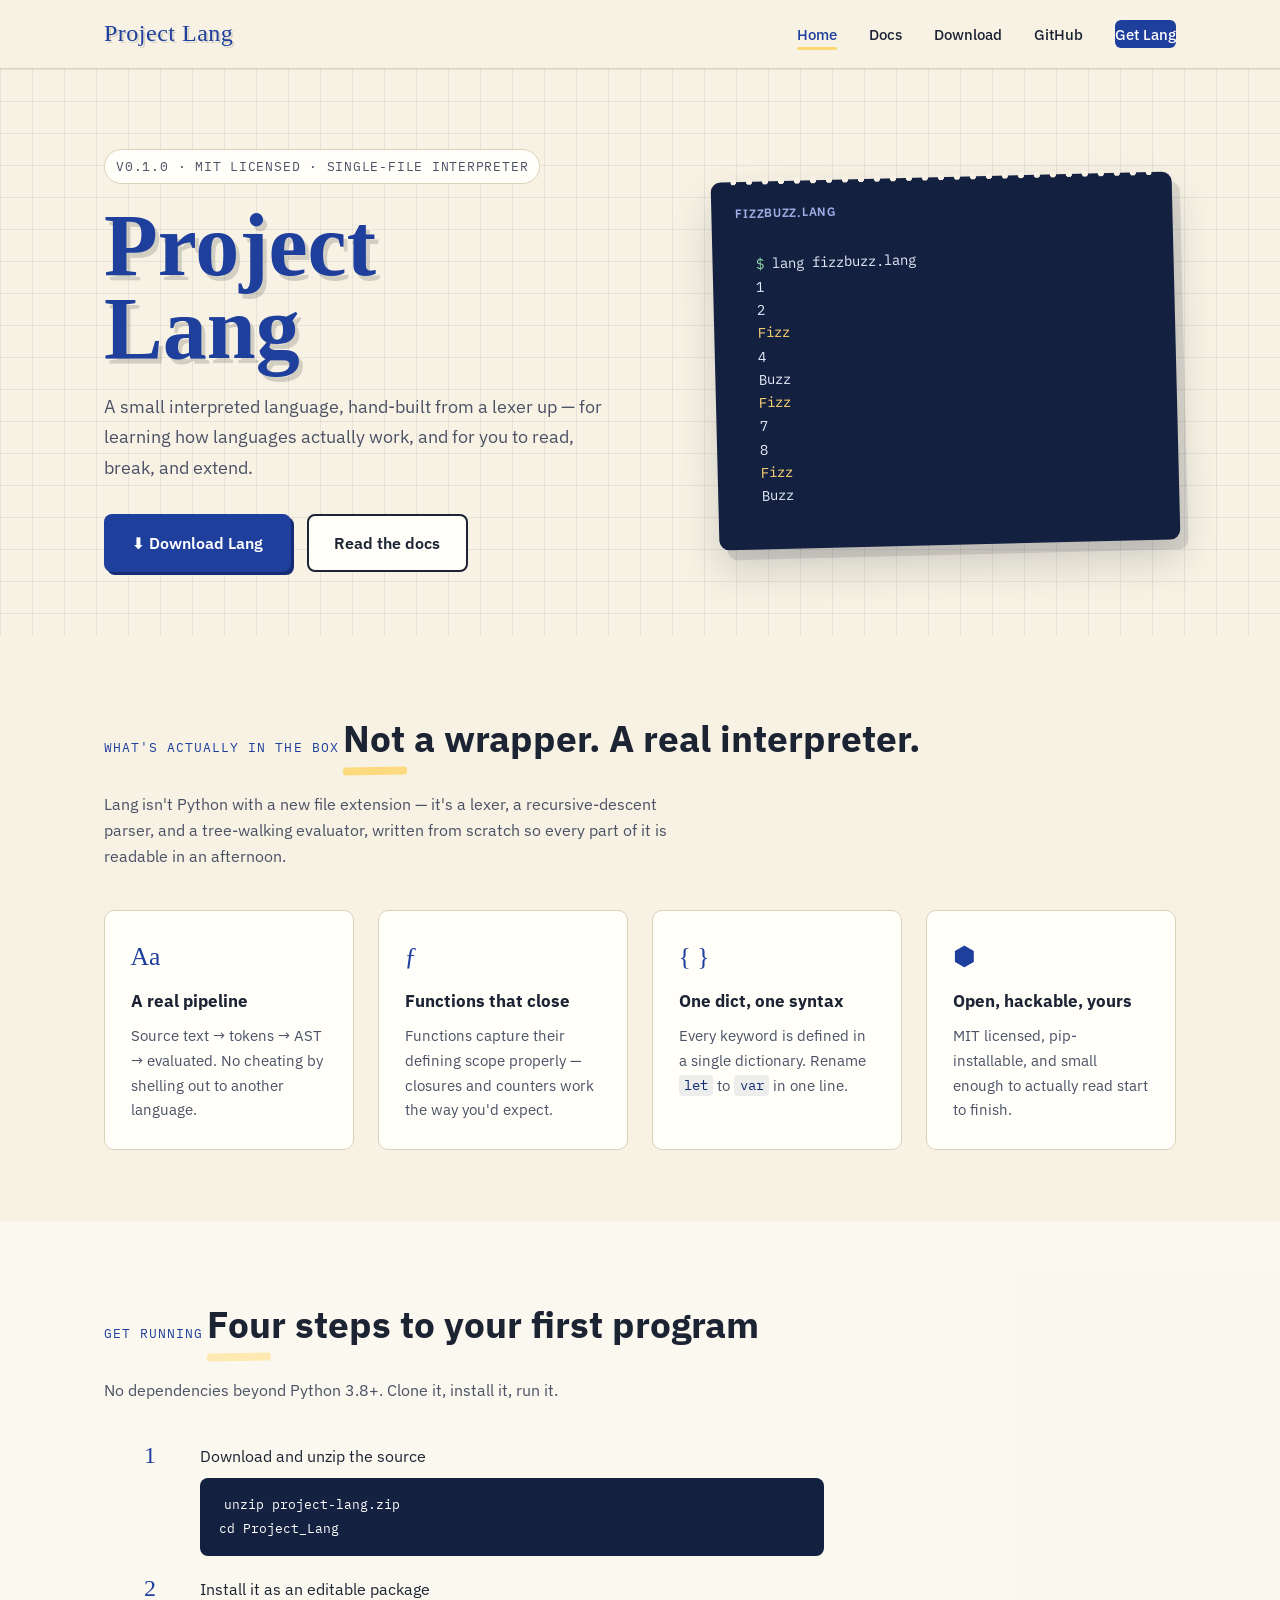
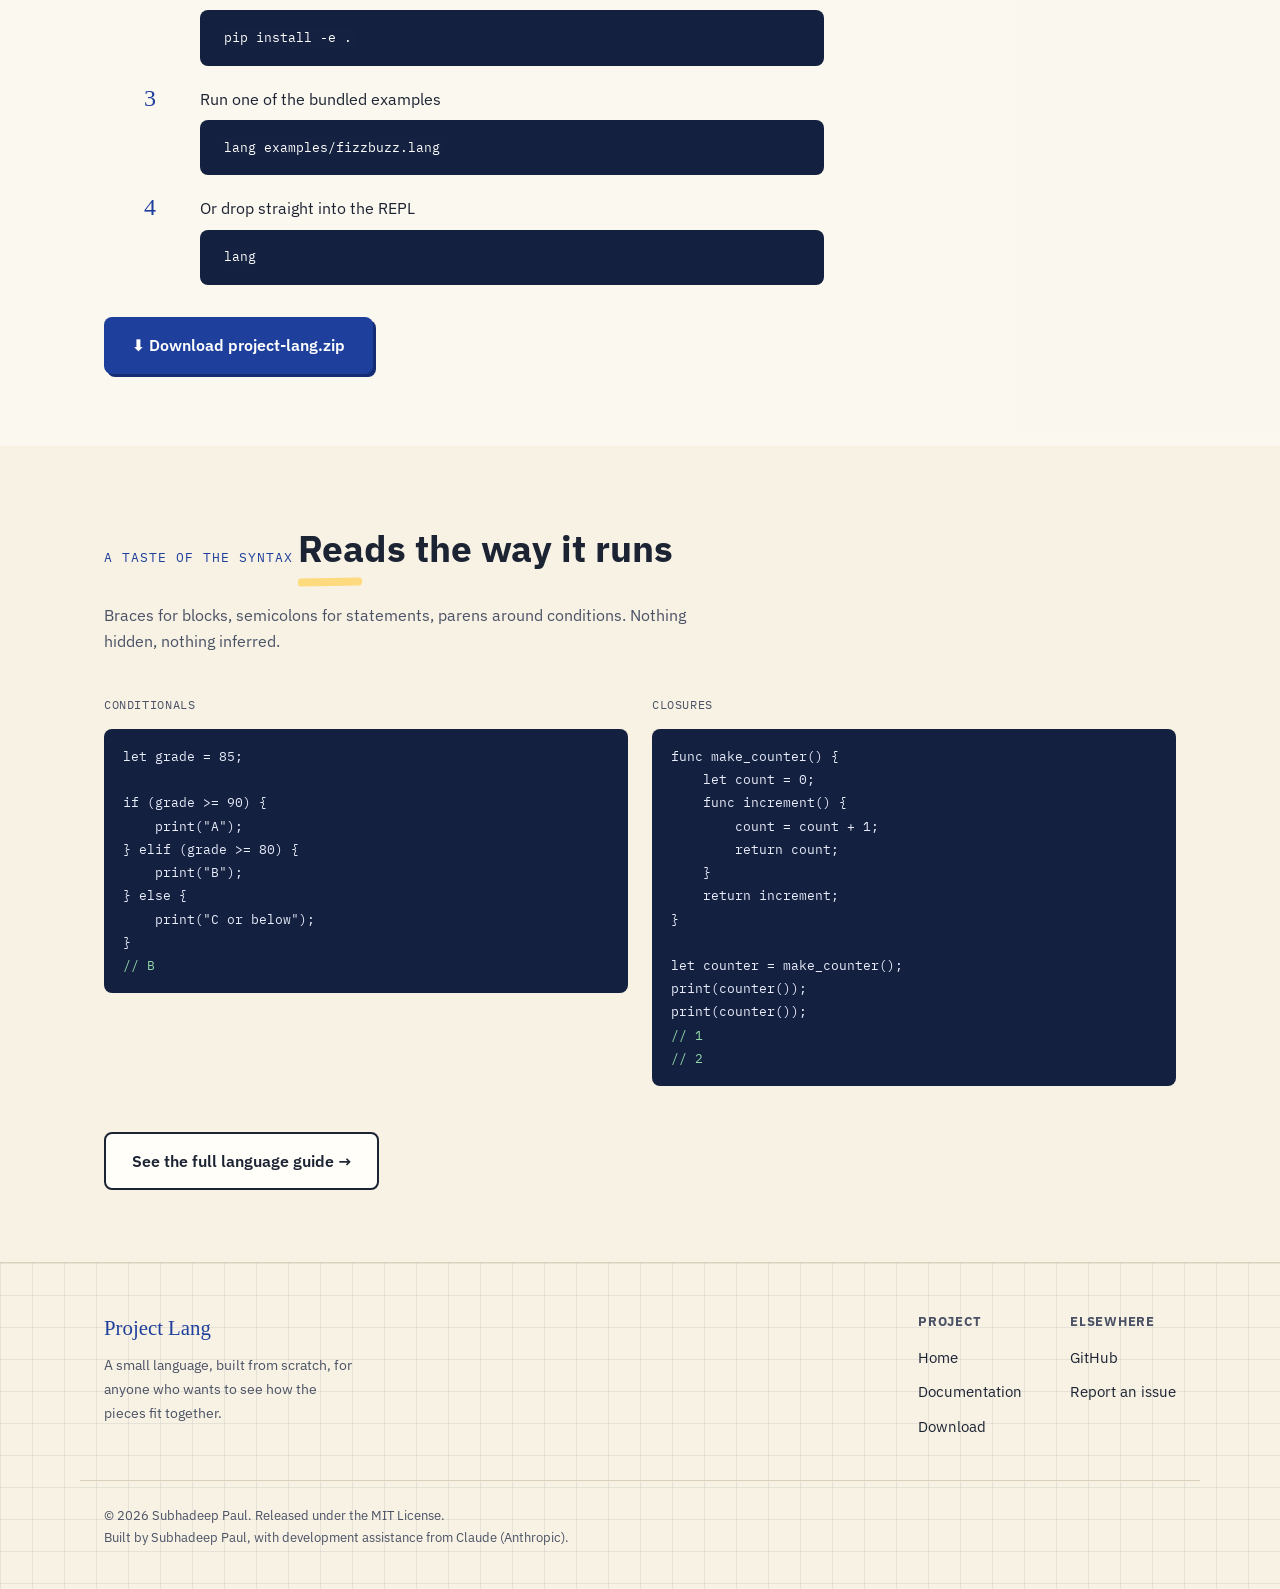
<file: index.html>
<!DOCTYPE html>
<html lang="en">
<head>
<meta charset="UTF-8">
<meta name="viewport" content="width=device-width, initial-scale=1.0">
<title>Project Lang — a small language, built from scratch</title>
<meta name="description" content="Project Lang is a hand-built, tree-walking interpreted programming language. Download it, read the docs, and hack on the source.">
<link rel="icon" href="data:image/svg+xml,%3Csvg xmlns='http://www.w3.org/2000/svg' viewBox='0 0 100 100'%3E%3Ctext y='75' x='10' font-size='80' font-family='Georgia' fill='%231E3F9C'%3EL%3C/text%3E%3C/svg%3E">
<link rel="stylesheet" href="style.css">
</head>
<body>

<header class="site-nav">
  <div class="nav-inner">
    <a href="index.html" class="nav-logo">Project Lang</a>
    <button class="nav-toggle" aria-label="Toggle menu" aria-expanded="false">
      <span></span><span></span><span></span>
    </button>
    <ul class="nav-links">
      <li><a href="index.html" class="active">Home</a></li>
      <li><a href="docs.html">Docs</a></li>
      <li><a href="#quickstart">Download</a></li>
      <li><a href="https://github.com/Subhadeeppaulv/Project_Lang" target="_blank" rel="noopener">GitHub</a></li>
      <li><a href="downloads/project-lang.zip" class="nav-cta">Get Lang</a></li>
    </ul>
  </div>
</header>

<!-- ============================================================ HERO -->
<section class="hero">
  <div class="hero-inner">
    <div>
      <span class="eyebrow">v0.1.0 · MIT licensed · single-file interpreter</span>
      <h1>Project<br>Lang</h1>
      <p class="hero-sub">
        A small interpreted language, hand-built from a lexer up — for learning how
        languages actually work, and for you to read, break, and extend.
      </p>
      <div class="btn-row">
        <a href="downloads/project-lang.zip" class="btn btn-primary">⬇ Download Lang</a>
        <a href="docs.html" class="btn btn-secondary">Read the docs</a>
      </div>
    </div>

    <div class="code-card">
      <div class="card-title">fizzbuzz.lang</div>
      <pre><span class="prompt">$</span> lang fizzbuzz.lang
<span class="out">1
2
<span class="fizz">Fizz</span>
4
Buzz
<span class="fizz">Fizz</span>
7
8
<span class="fizz">Fizz</span>
Buzz</span></pre>
    </div>
  </div>
</section>

<!-- ============================================================ FEATURES -->
<section class="section" id="features">
  <div class="container">
    <span class="section-label">What's actually in the box</span>
    <h2>Not a wrapper. A real interpreter.</h2>
    <p class="section-intro">
      Lang isn't Python with a new file extension — it's a lexer, a recursive-descent
      parser, and a tree-walking evaluator, written from scratch so every part of it
      is readable in an afternoon.
    </p>

    <div class="card-grid">
      <div class="card">
        <div class="card-icon">Aa</div>
        <h3>A real pipeline</h3>
        <p>Source text → tokens → AST → evaluated. No cheating by shelling out to another language.</p>
      </div>
      <div class="card">
        <div class="card-icon">ƒ</div>
        <h3>Functions that close</h3>
        <p>Functions capture their defining scope properly — closures and counters work the way you'd expect.</p>
      </div>
      <div class="card">
        <div class="card-icon">{ }</div>
        <h3>One dict, one syntax</h3>
        <p>Every keyword is defined in a single dictionary. Rename <code>let</code> to <code>var</code> in one line.</p>
      </div>
      <div class="card">
        <div class="card-icon">⬢</div>
        <h3>Open, hackable, yours</h3>
        <p>MIT licensed, pip-installable, and small enough to actually read start to finish.</p>
      </div>
    </div>
  </div>
</section>

<!-- ============================================================ QUICKSTART -->
<section class="section section-alt" id="quickstart">
  <div class="container">
    <span class="section-label">Get running</span>
    <h2>Four steps to your first program</h2>
    <p class="section-intro">
      No dependencies beyond Python 3.8+. Clone it, install it, run it.
    </p>

    <ol class="steps">
      <li class="step">
        <span class="step-num"></span>
        <div>
          Download and unzip the source
          <pre><code>unzip project-lang.zip
cd Project_Lang</code></pre>
        </div>
      </li>
      <li class="step">
        <span class="step-num"></span>
        <div>
          Install it as an editable package
          <pre><code>pip install -e .</code></pre>
        </div>
      </li>
      <li class="step">
        <span class="step-num"></span>
        <div>
          Run one of the bundled examples
          <pre><code>lang examples/fizzbuzz.lang</code></pre>
        </div>
      </li>
      <li class="step">
        <span class="step-num"></span>
        <div>
          Or drop straight into the REPL
          <pre><code>lang</code></pre>
        </div>
      </li>
    </ol>

    <div class="btn-row">
      <a href="downloads/project-lang.zip" class="btn btn-primary">⬇ Download project-lang.zip</a>
    </div>
  </div>
</section>

<!-- ============================================================ SYNTAX TASTE -->
<section class="section" id="syntax">
  <div class="container">
    <span class="section-label">A taste of the syntax</span>
    <h2>Reads the way it runs</h2>
    <p class="section-intro">
      Braces for blocks, semicolons for statements, parens around conditions. Nothing
      hidden, nothing inferred.
    </p>

    <div class="snippet-grid">
      <div>
        <div class="snippet-label">Conditionals</div>
        <pre><code>let grade = 85;

if (grade &gt;= 90) {
    print("A");
} elif (grade &gt;= 80) {
    print("B");
} else {
    print("C or below");
}
<span style="color:#8FD6A8">// B</span></code></pre>
      </div>
      <div>
        <div class="snippet-label">Closures</div>
        <pre><code>func make_counter() {
    let count = 0;
    func increment() {
        count = count + 1;
        return count;
    }
    return increment;
}

let counter = make_counter();
print(counter());
print(counter());
<span style="color:#8FD6A8">// 1
// 2</span></code></pre>
      </div>
    </div>

    <div class="btn-row">
      <a href="docs.html" class="btn btn-secondary">See the full language guide →</a>
    </div>
  </div>
</section>

<!-- ============================================================ FOOTER -->
<footer class="site-footer">
  <div class="container footer-inner">
    <div>
      <div class="footer-logo">Project Lang</div>
      <p class="footer-tag">A small language, built from scratch, for anyone who wants
        to see how the pieces fit together.</p>
    </div>
    <div class="footer-links">
      <div class="footer-col">
        <h4>Project</h4>
        <ul>
          <li><a href="index.html">Home</a></li>
          <li><a href="docs.html">Documentation</a></li>
          <li><a href="downloads/project-lang.zip">Download</a></li>
        </ul>
      </div>
      <div class="footer-col">
        <h4>Elsewhere</h4>
        <ul>
          <li><a href="https://github.com/Subhadeeppaulv/Project_Lang" target="_blank" rel="noopener">GitHub</a></li>
          <li><a href="https://github.com/Subhadeeppaulv/Project_Lang/issues" target="_blank" rel="noopener">Report an issue</a></li>
        </ul>
      </div>
    </div>
  </div>
  <div class="container footer-bottom">
    © 2026 Subhadeep Paul. Released under the MIT License.<br>
    Built by Subhadeep Paul, with development assistance from Claude (Anthropic).
  </div>
</footer>

<script src="script.js"></script>
</body>
</html>
</file>
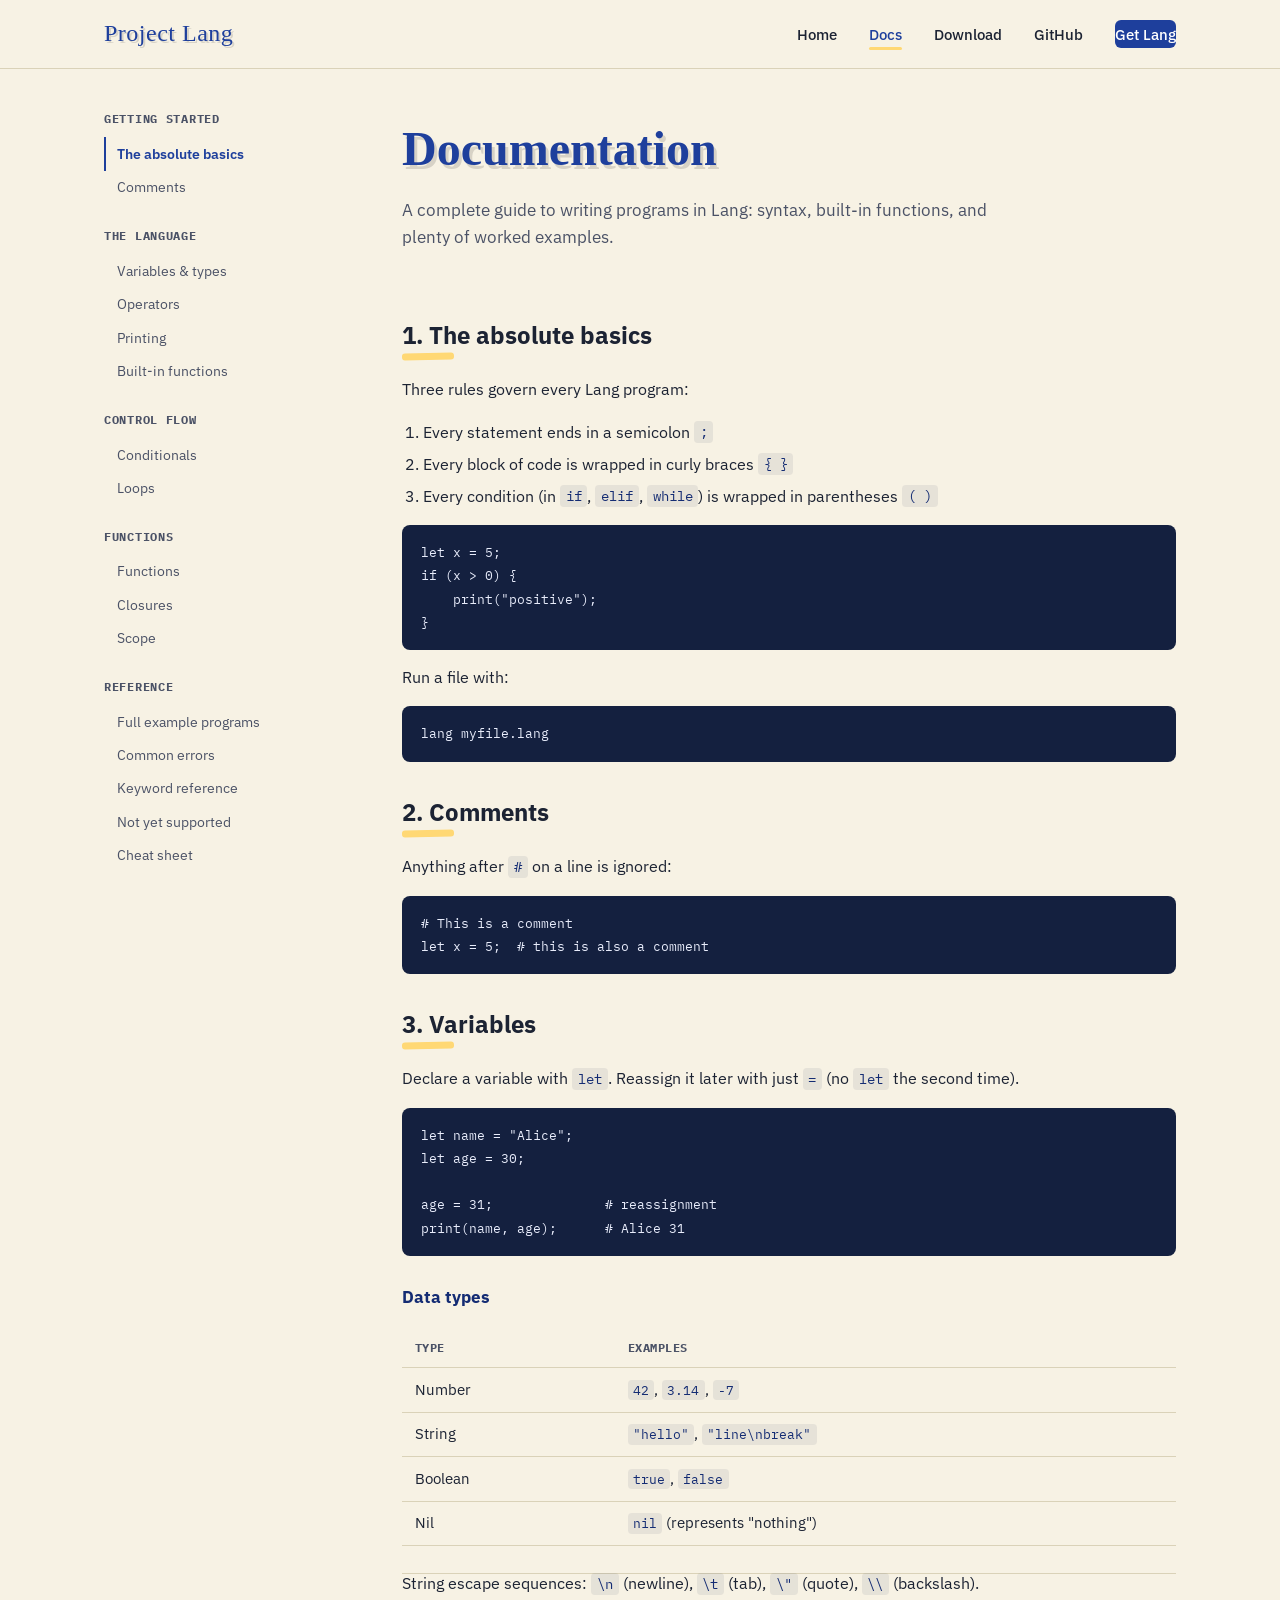
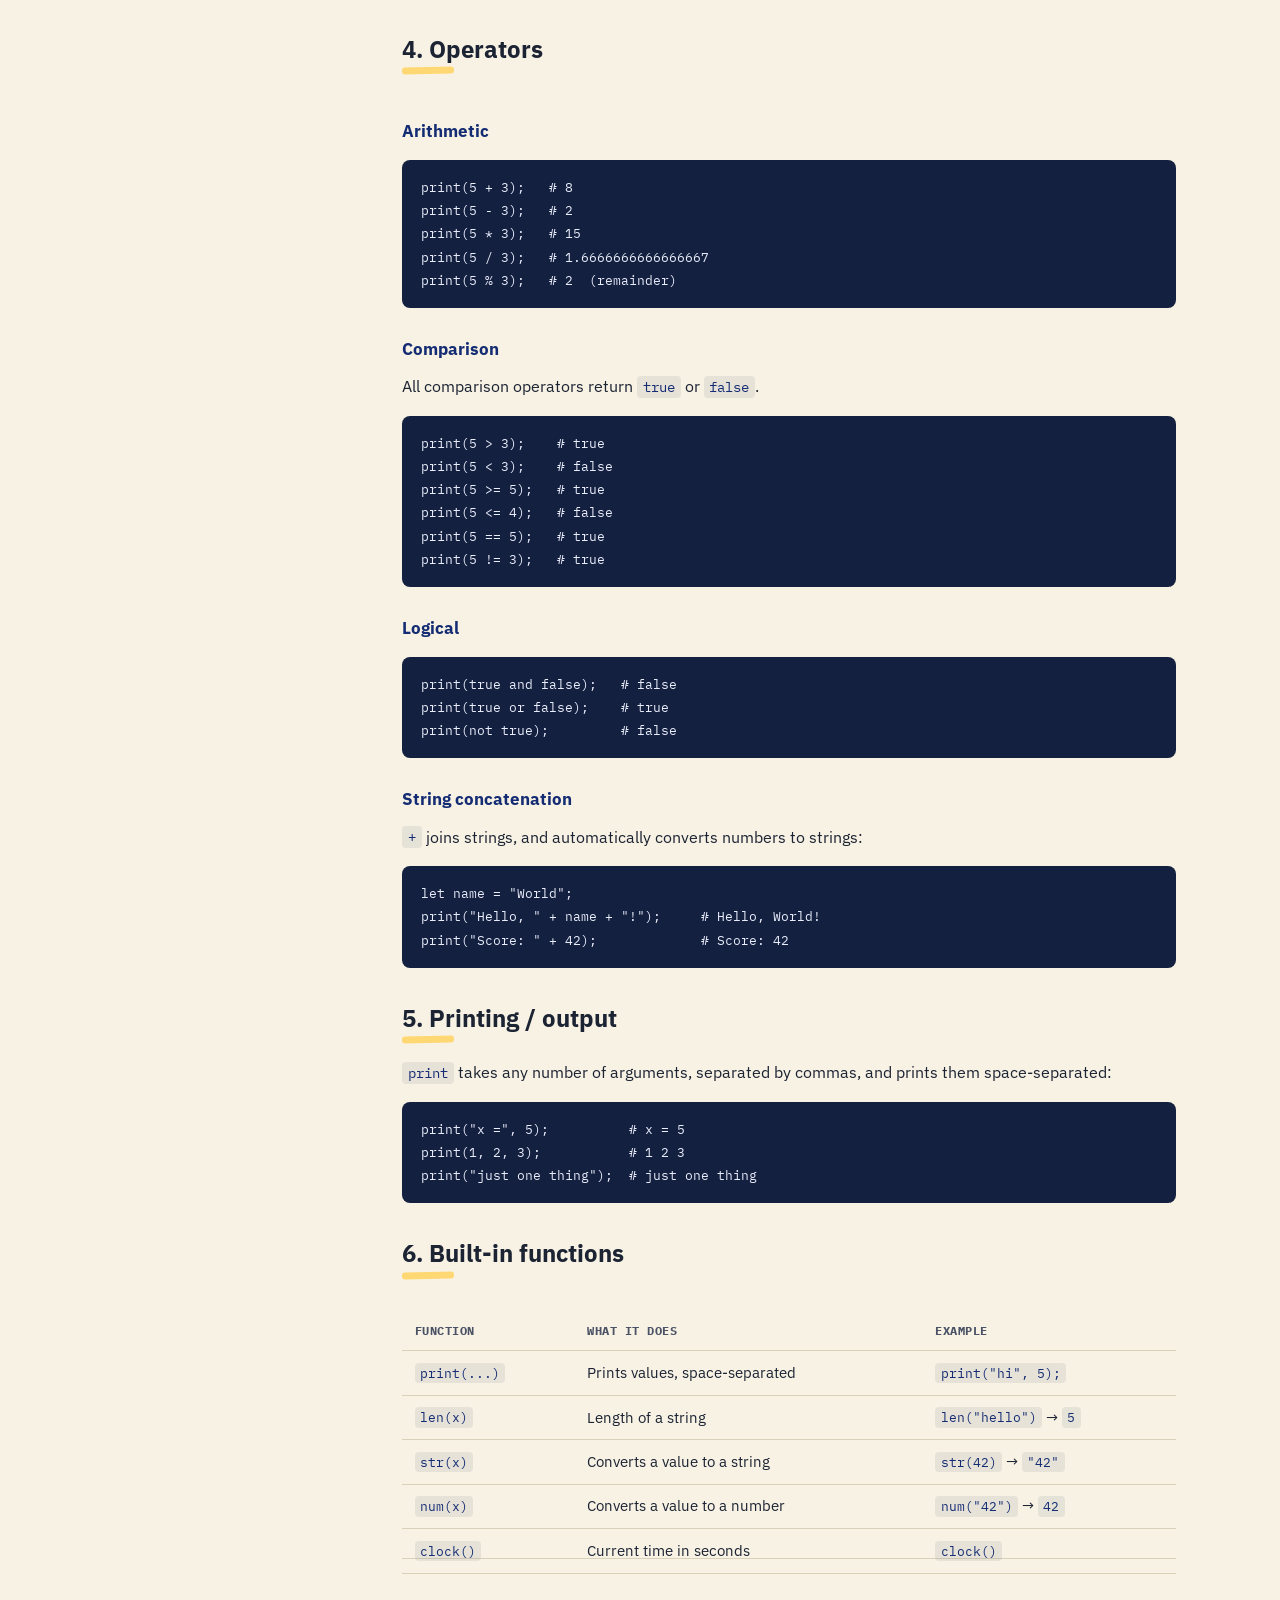
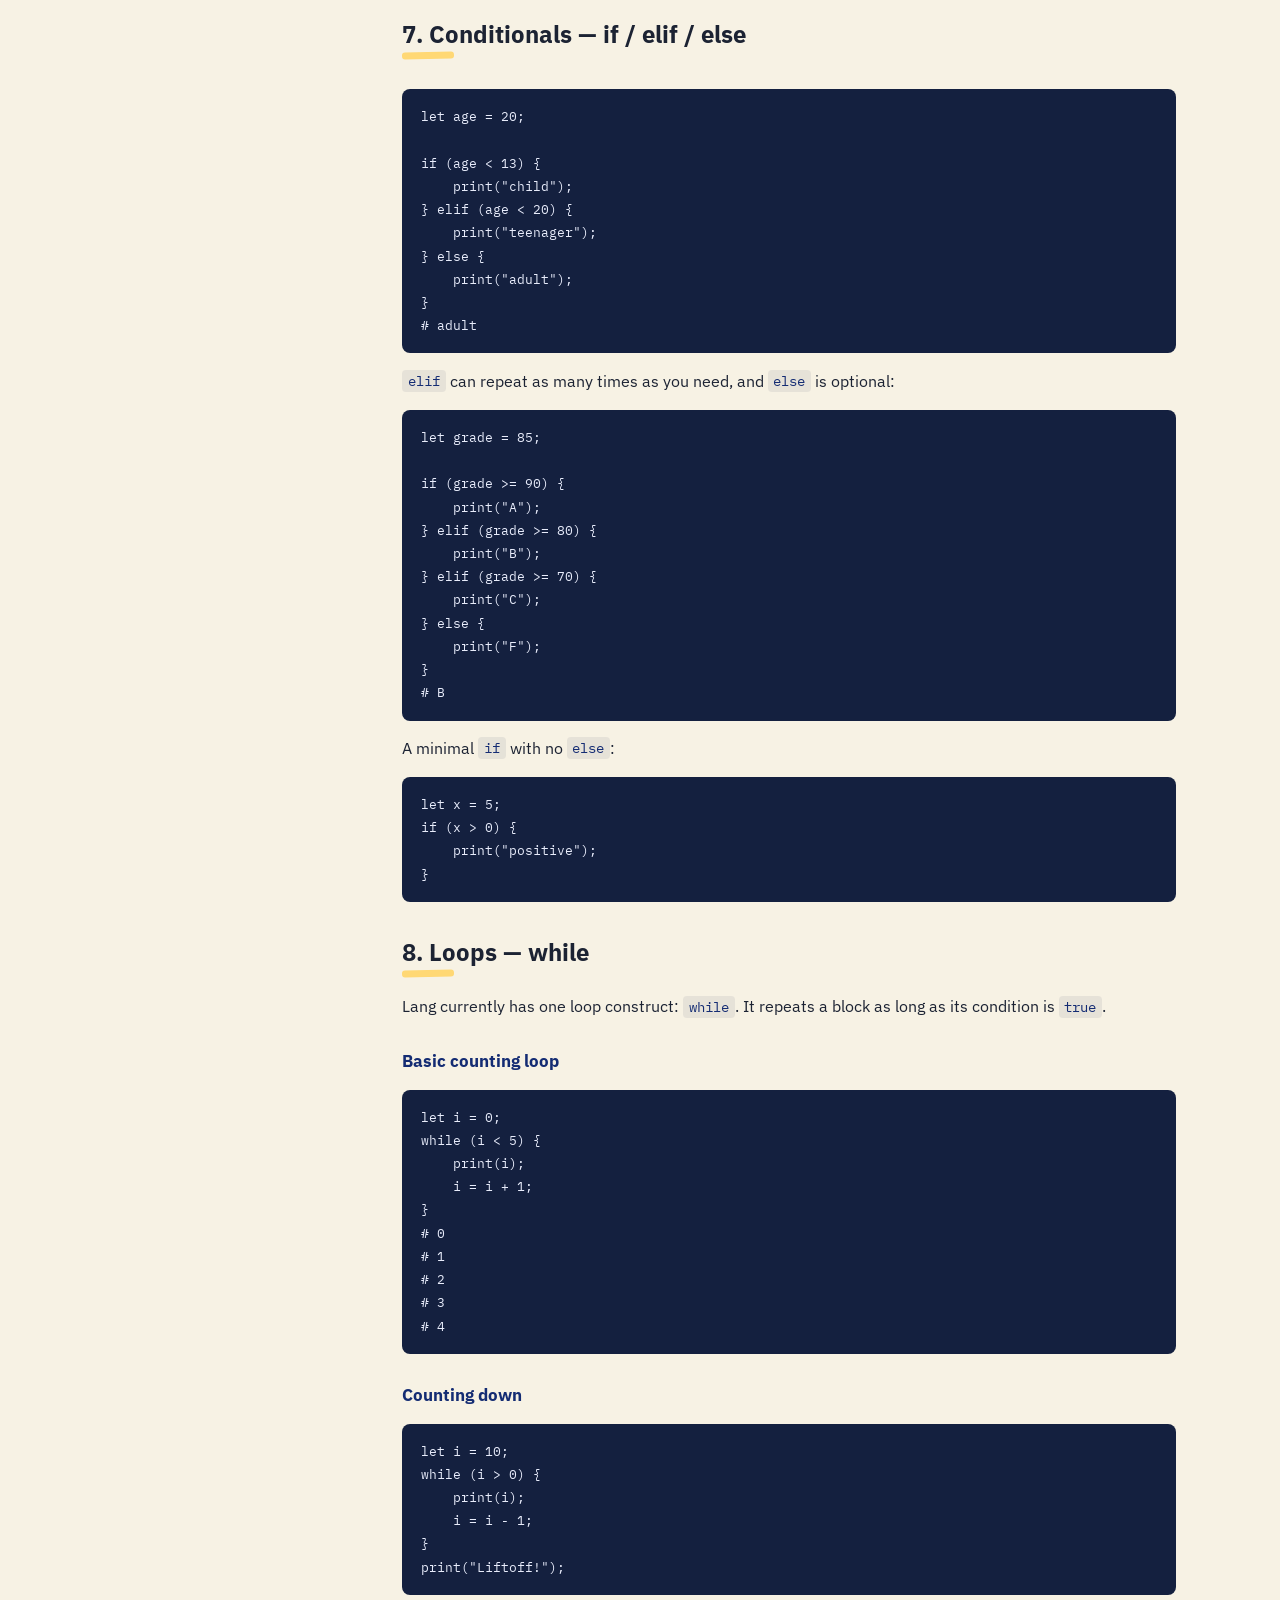
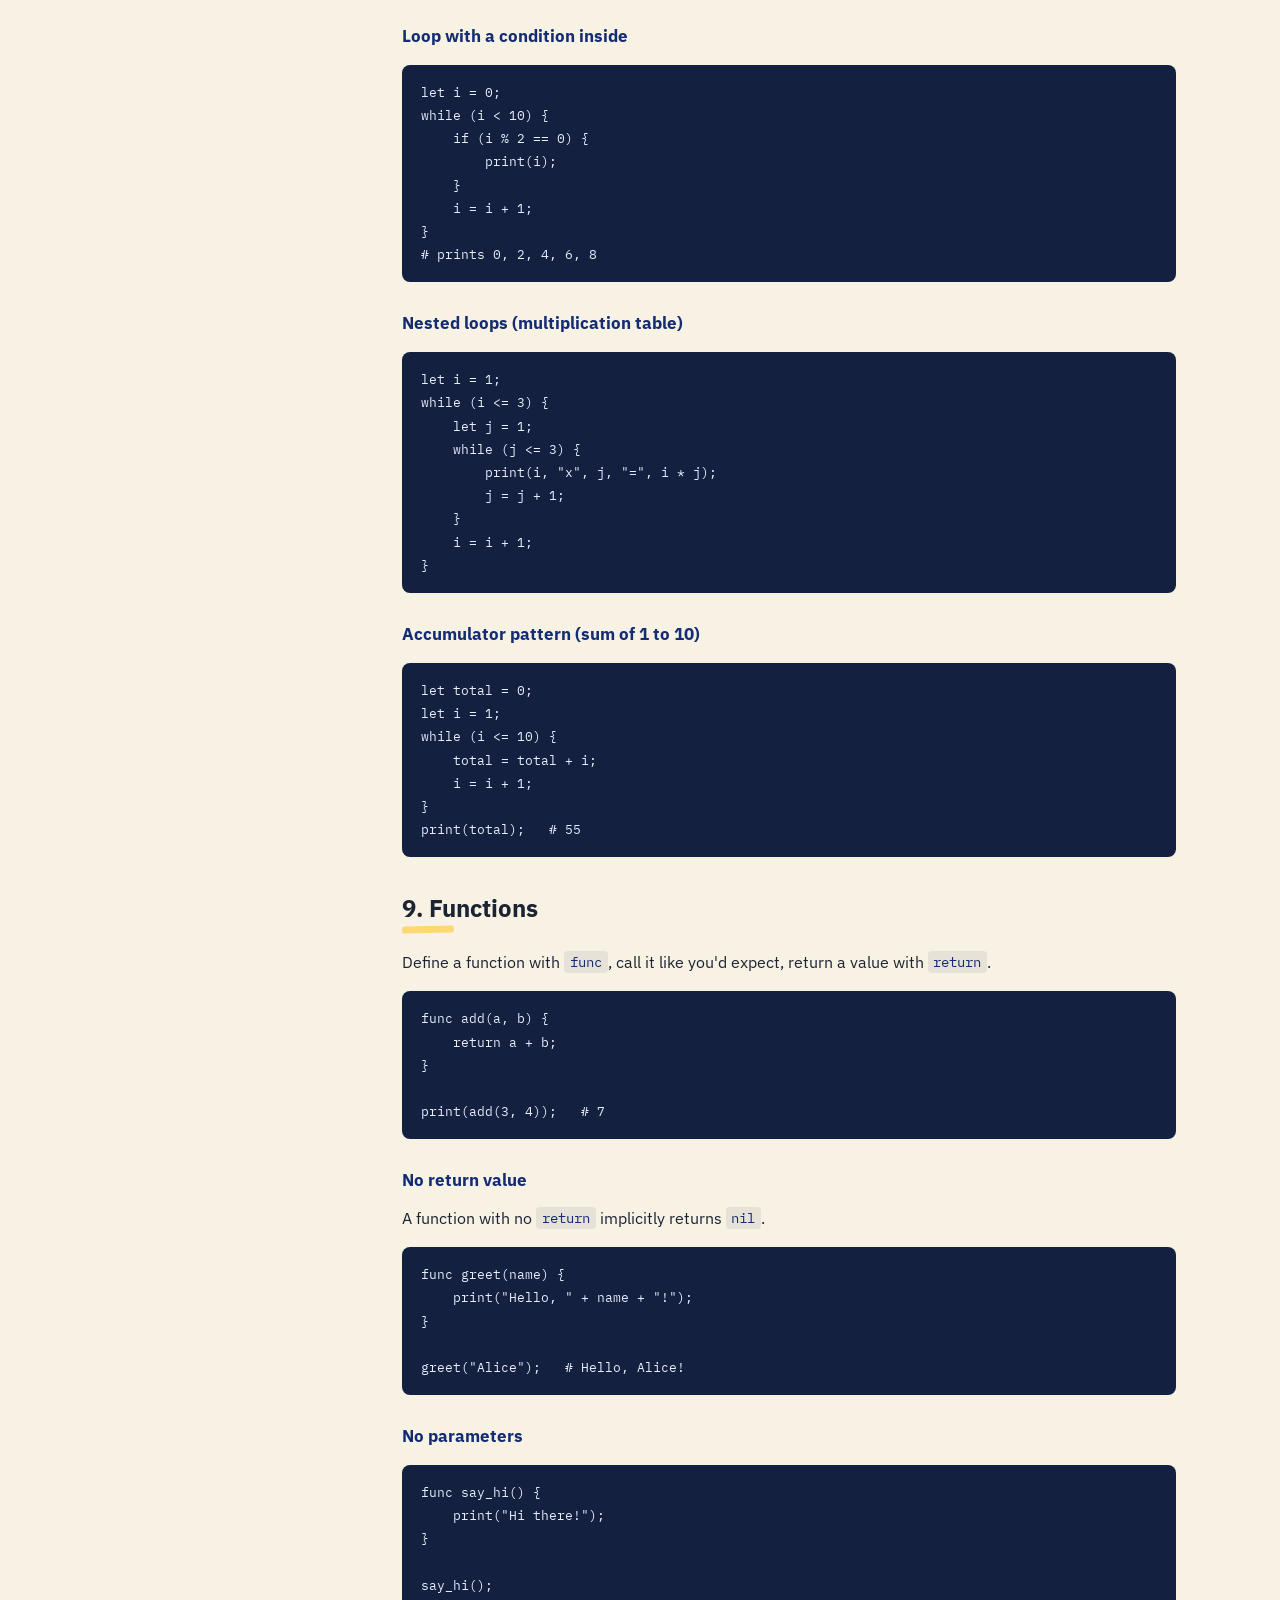
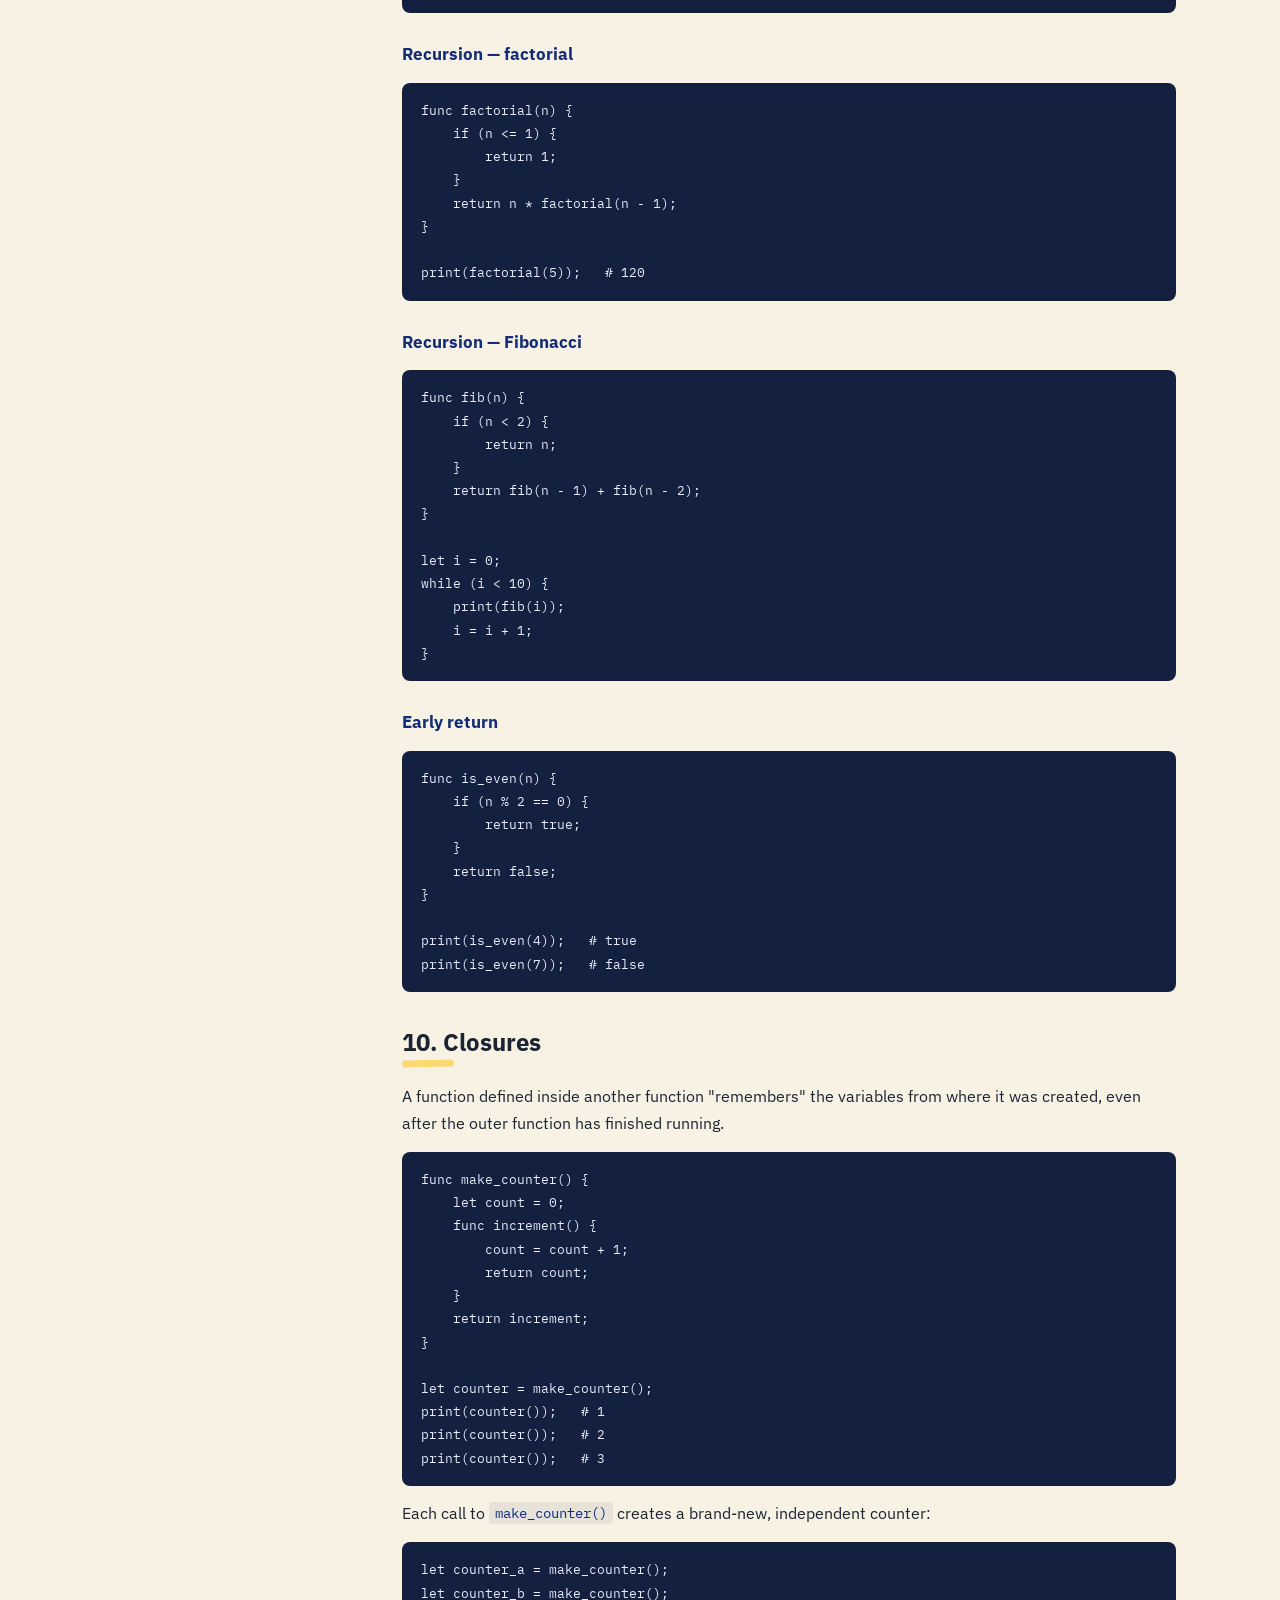
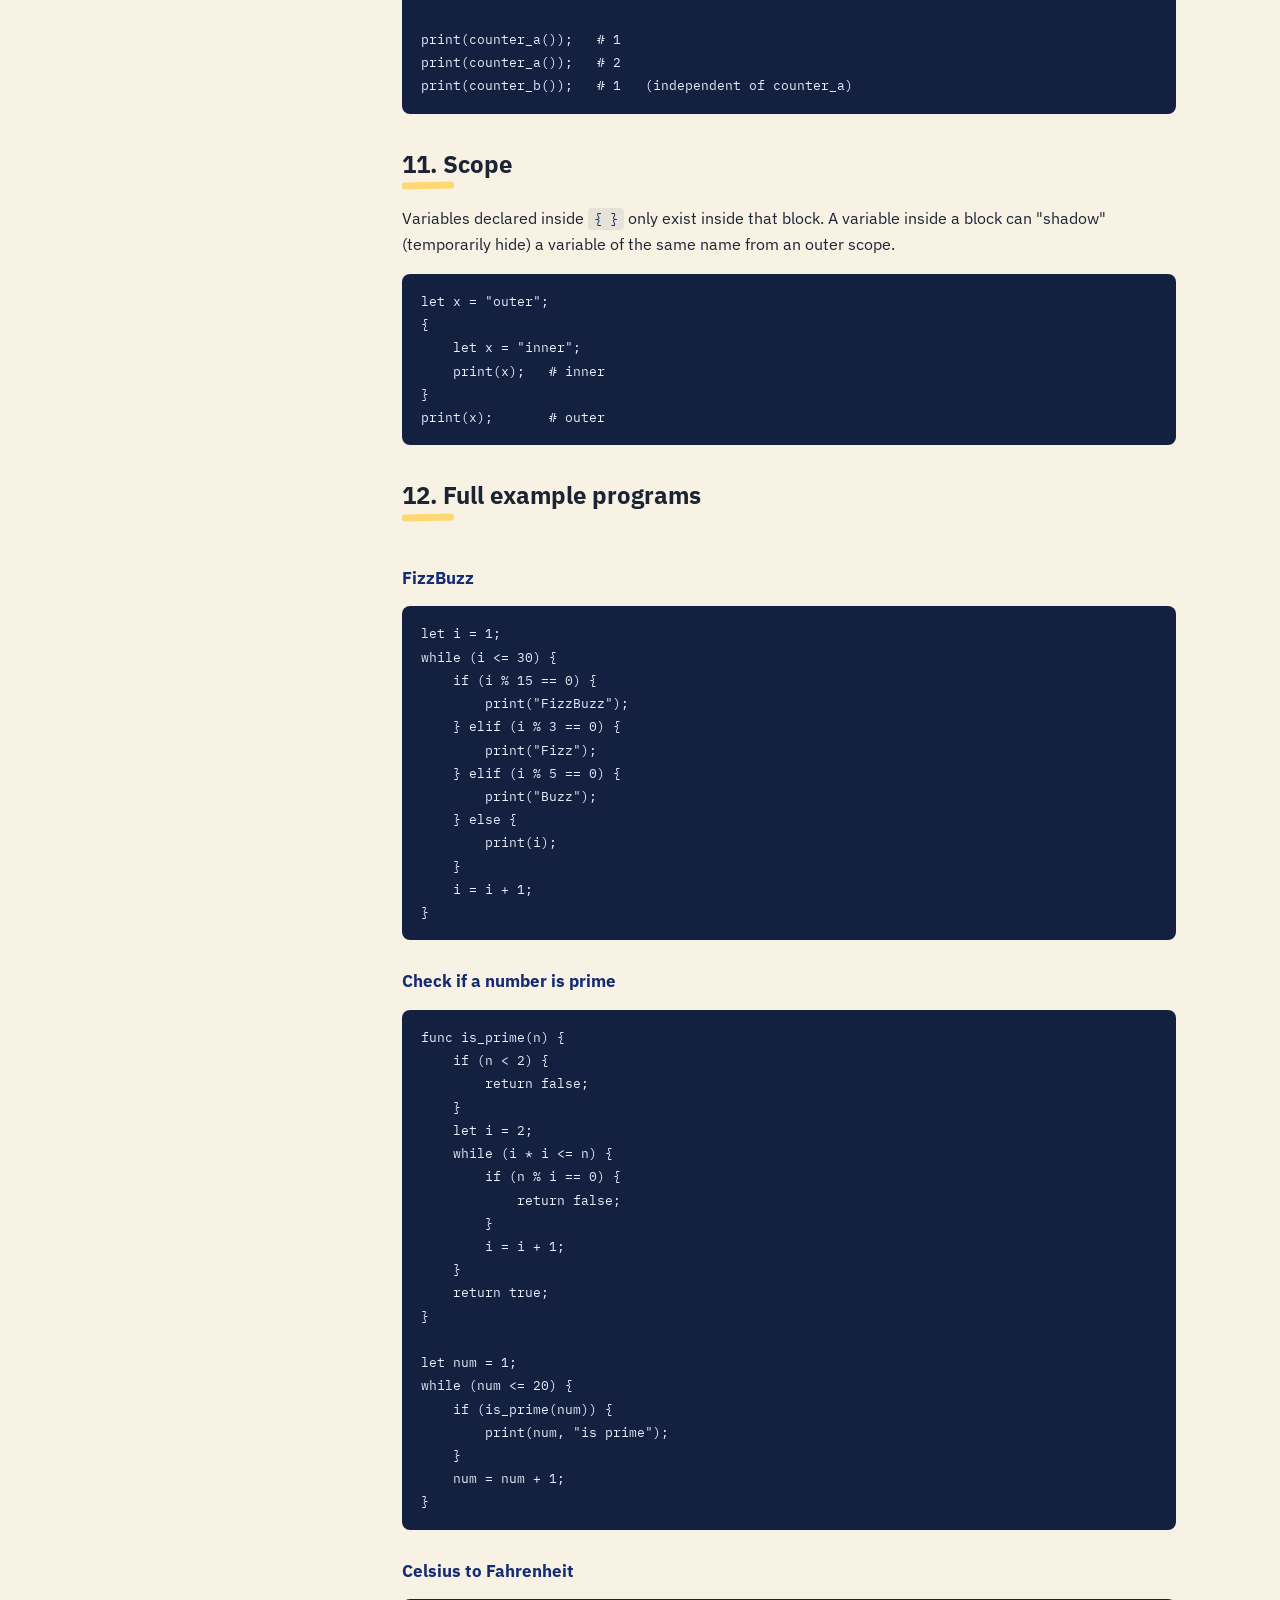
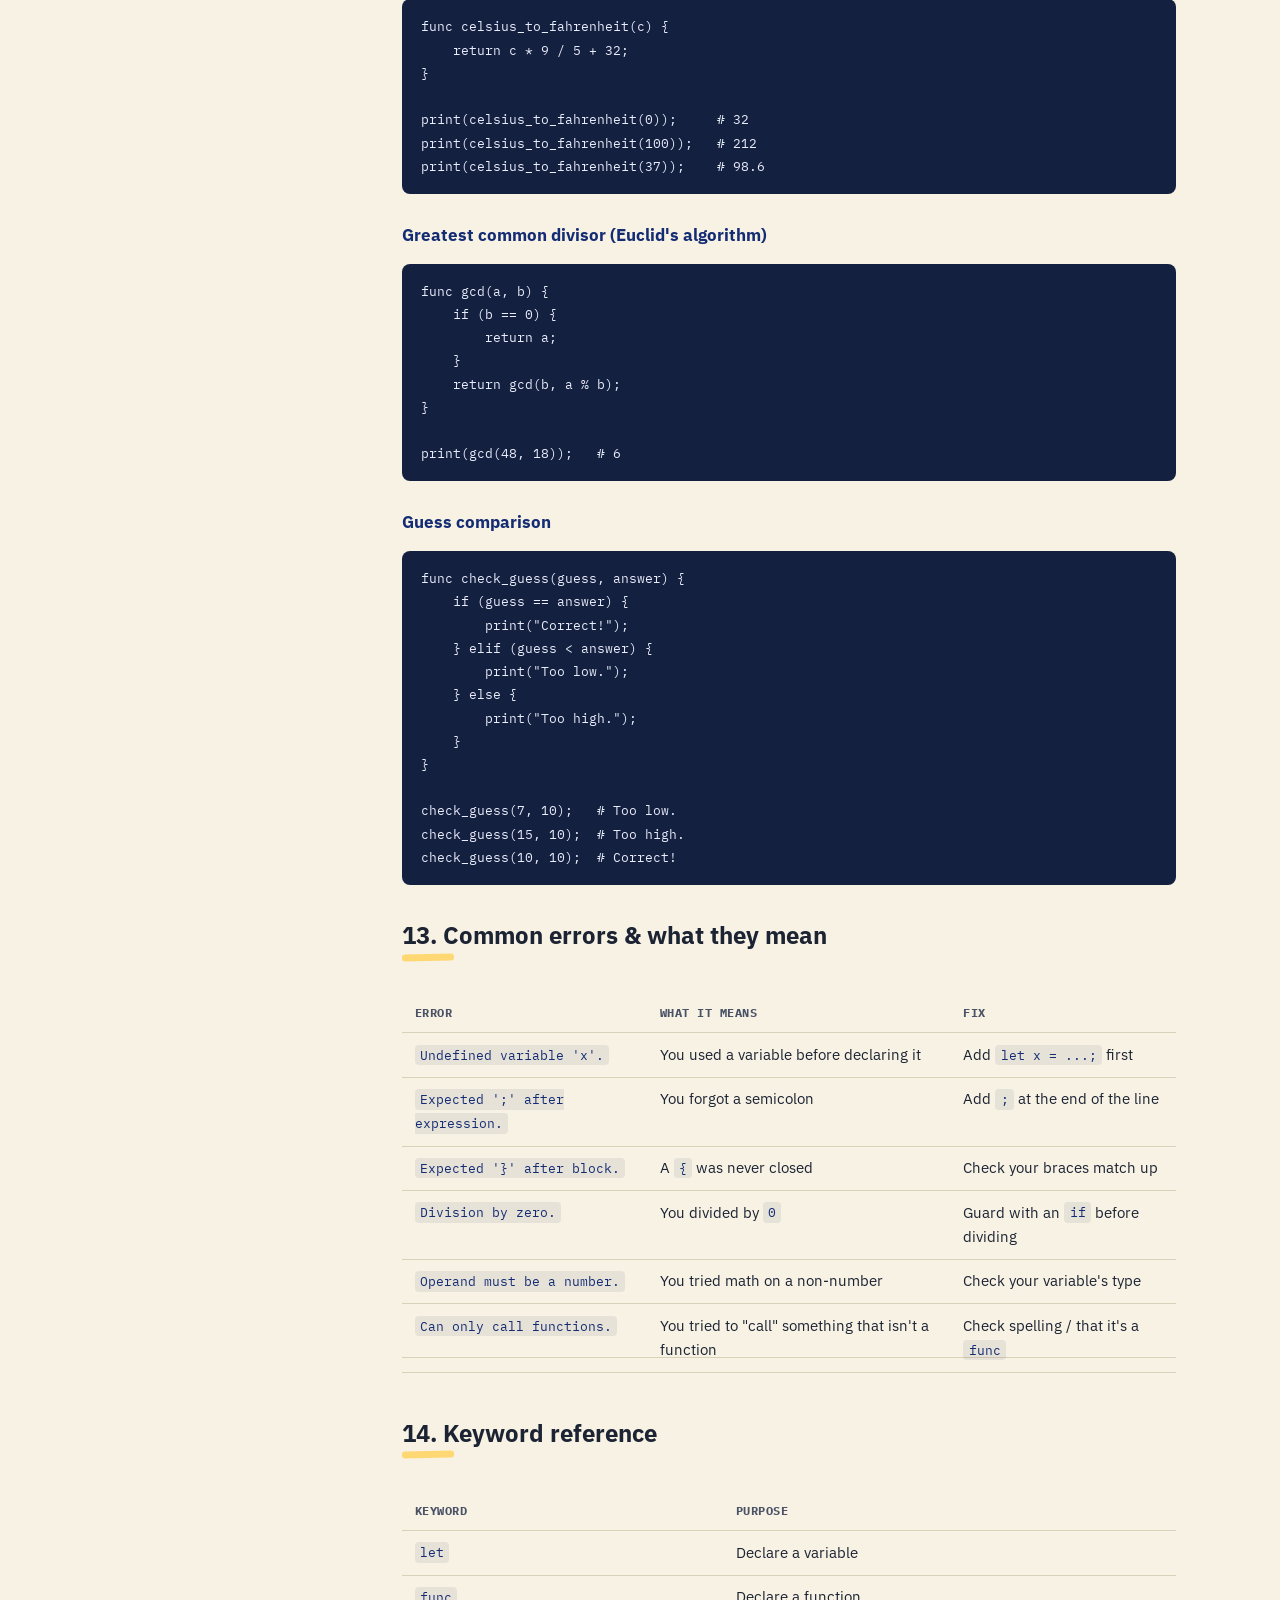
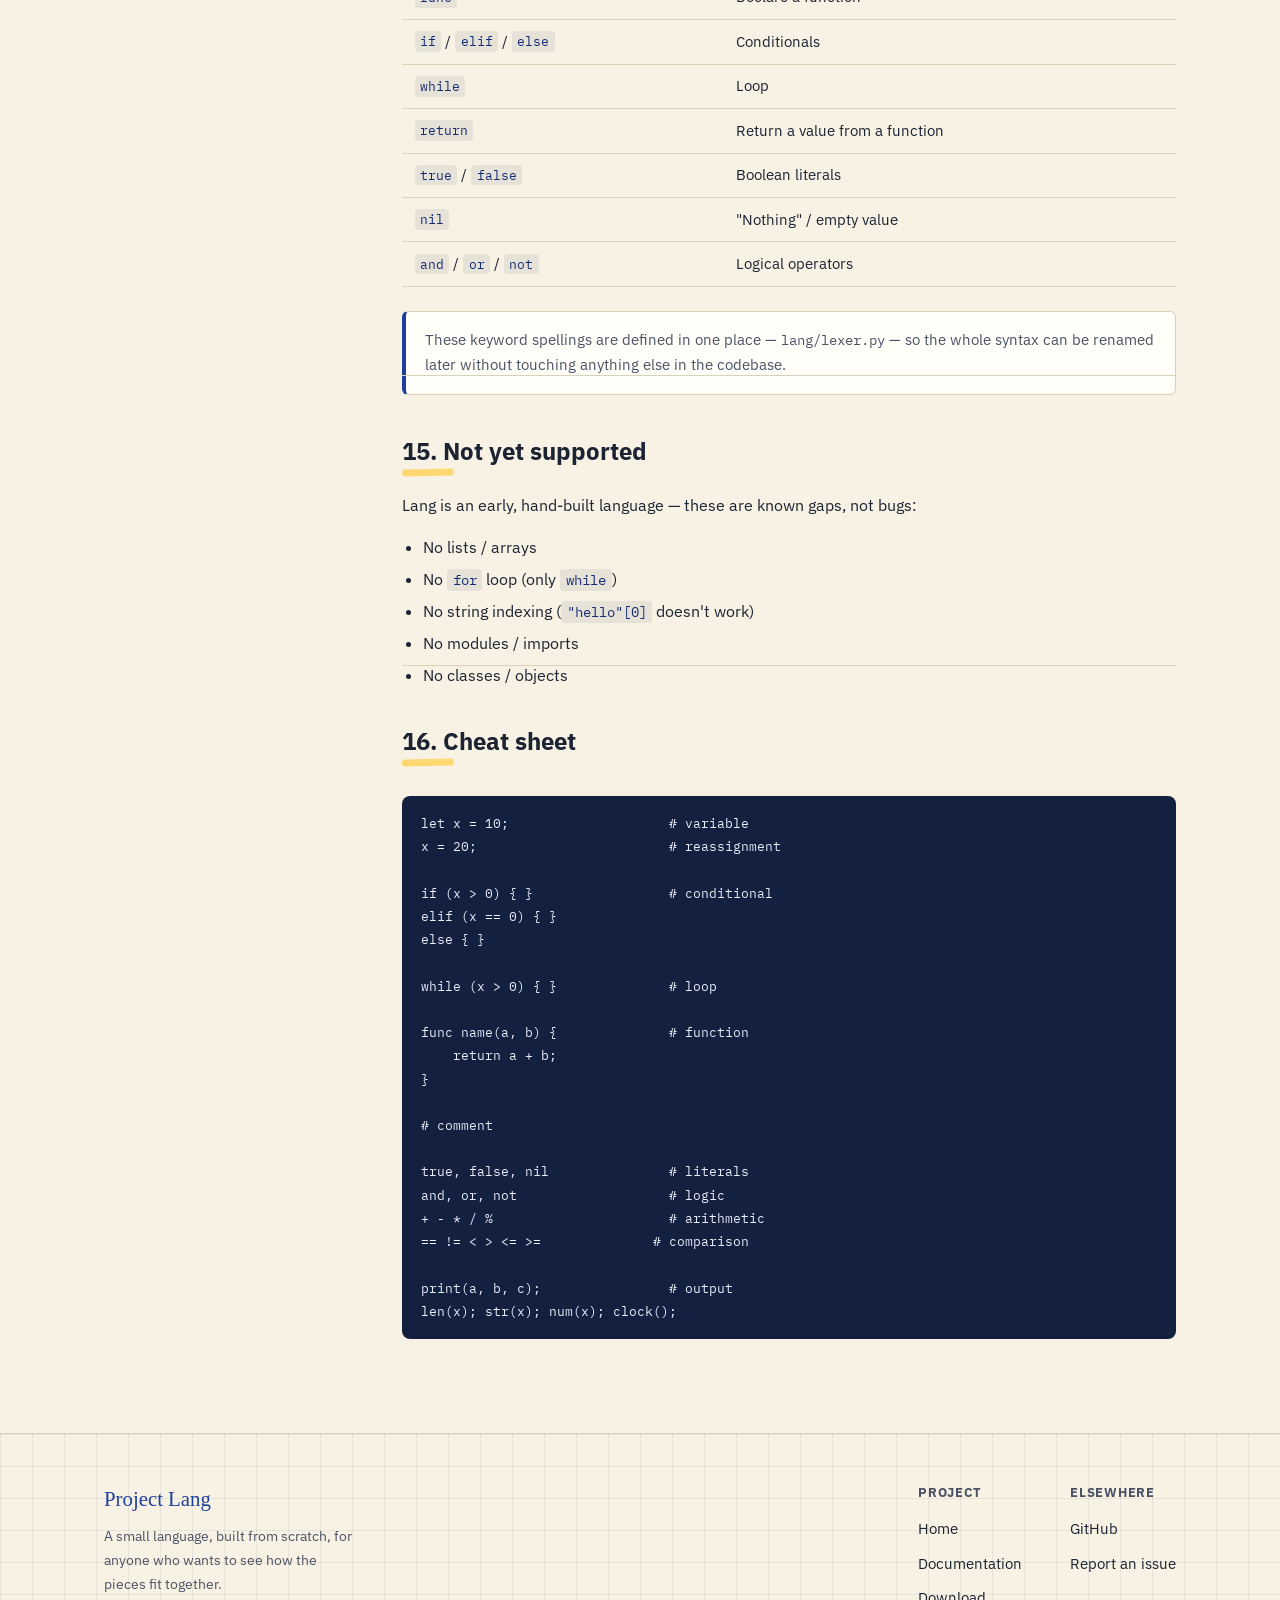
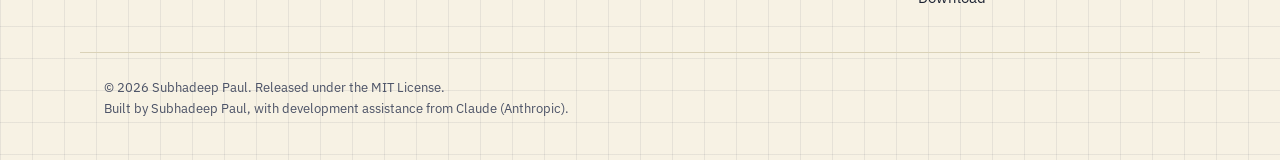
<file: docs.html>
<!DOCTYPE html>
<html lang="en">
<head>
<meta charset="UTF-8">
<meta name="viewport" content="width=device-width, initial-scale=1.0">
<title>Documentation — Project Lang</title>
<meta name="description" content="Complete language reference for Project Lang: syntax, built-in functions, and worked examples.">
<link rel="icon" href="data:image/svg+xml,%3Csvg xmlns='http://www.w3.org/2000/svg' viewBox='0 0 100 100'%3E%3Ctext y='75' x='10' font-size='80' font-family='Georgia' fill='%231E3F9C'%3EL%3C/text%3E%3C/svg%3E">
<link rel="stylesheet" href="style.css">
</head>
<body>

<header class="site-nav">
  <div class="nav-inner">
    <a href="index.html" class="nav-logo">Project Lang</a>
    <button class="nav-toggle" aria-label="Toggle menu" aria-expanded="false">
      <span></span><span></span><span></span>
    </button>
    <ul class="nav-links">
      <li><a href="index.html">Home</a></li>
      <li><a href="docs.html" class="active">Docs</a></li>
      <li><a href="index.html#quickstart">Download</a></li>
      <li><a href="https://github.com/Subhadeeppaulv/Project_Lang" target="_blank" rel="noopener">GitHub</a></li>
      <li><a href="downloads/project-lang.zip" class="nav-cta">Get Lang</a></li>
    </ul>
  </div>
</header>

<div class="docs-layout">

  <!-- ============================================================ SIDEBAR -->
  <nav class="docs-sidebar" aria-label="Documentation contents">
    <h4>Getting started</h4>
    <ul>
      <li><a href="#basics">The absolute basics</a></li>
      <li><a href="#comments">Comments</a></li>
    </ul>
    <h4>The language</h4>
    <ul>
      <li><a href="#variables">Variables &amp; types</a></li>
      <li><a href="#operators">Operators</a></li>
      <li><a href="#printing">Printing</a></li>
      <li><a href="#builtins">Built-in functions</a></li>
    </ul>
    <h4>Control flow</h4>
    <ul>
      <li><a href="#conditionals">Conditionals</a></li>
      <li><a href="#loops">Loops</a></li>
    </ul>
    <h4>Functions</h4>
    <ul>
      <li><a href="#functions">Functions</a></li>
      <li><a href="#closures">Closures</a></li>
      <li><a href="#scope">Scope</a></li>
    </ul>
    <h4>Reference</h4>
    <ul>
      <li><a href="#examples">Full example programs</a></li>
      <li><a href="#errors">Common errors</a></li>
      <li><a href="#keywords">Keyword reference</a></li>
      <li><a href="#not-supported">Not yet supported</a></li>
      <li><a href="#cheatsheet">Cheat sheet</a></li>
    </ul>
  </nav>

  <!-- ============================================================ CONTENT -->
  <main class="docs-content">
    <button class="mobile-docs-toggle" aria-expanded="false">Contents ▼</button>

    <h1>Documentation</h1>
    <p class="lede">
      A complete guide to writing programs in Lang: syntax, built-in functions, and
      plenty of worked examples.
    </p>

    <!-- ================================================= BASICS -->
    <section class="doc-section" id="basics">
      <h2>1. The absolute basics</h2>
      <p>Three rules govern every Lang program:</p>
      <ol>
        <li>Every statement ends in a semicolon <code>;</code></li>
        <li>Every block of code is wrapped in curly braces <code>{ }</code></li>
        <li>Every condition (in <code>if</code>, <code>elif</code>, <code>while</code>) is wrapped in parentheses <code>( )</code></li>
      </ol>
      <pre><code>let x = 5;
if (x &gt; 0) {
    print("positive");
}</code></pre>
      <p>Run a file with:</p>
      <pre><code>lang myfile.lang</code></pre>
    </section>

    <!-- ================================================= COMMENTS -->
    <section class="doc-section" id="comments">
      <h2>2. Comments</h2>
      <p>Anything after <code>#</code> on a line is ignored:</p>
      <pre><code># This is a comment
let x = 5;  # this is also a comment</code></pre>
    </section>

    <!-- ================================================= VARIABLES -->
    <section class="doc-section" id="variables">
      <h2>3. Variables</h2>
      <p>Declare a variable with <code>let</code>. Reassign it later with just <code>=</code> (no <code>let</code> the second time).</p>
      <pre><code>let name = "Alice";
let age = 30;

age = 31;              # reassignment
print(name, age);      # Alice 31</code></pre>

      <h3>Data types</h3>
      <table class="doc-table">
        <thead><tr><th>Type</th><th>Examples</th></tr></thead>
        <tbody>
          <tr><td>Number</td><td><code>42</code>, <code>3.14</code>, <code>-7</code></td></tr>
          <tr><td>String</td><td><code>"hello"</code>, <code>"line\nbreak"</code></td></tr>
          <tr><td>Boolean</td><td><code>true</code>, <code>false</code></td></tr>
          <tr><td>Nil</td><td><code>nil</code> (represents "nothing")</td></tr>
        </tbody>
      </table>
      <p>String escape sequences: <code>\n</code> (newline), <code>\t</code> (tab), <code>\"</code> (quote), <code>\\</code> (backslash).</p>
    </section>

    <!-- ================================================= OPERATORS -->
    <section class="doc-section" id="operators">
      <h2>4. Operators</h2>

      <h3>Arithmetic</h3>
      <pre><code>print(5 + 3);   # 8
print(5 - 3);   # 2
print(5 * 3);   # 15
print(5 / 3);   # 1.6666666666666667
print(5 % 3);   # 2  (remainder)</code></pre>

      <h3>Comparison</h3>
      <p>All comparison operators return <code>true</code> or <code>false</code>.</p>
      <pre><code>print(5 &gt; 3);    # true
print(5 &lt; 3);    # false
print(5 &gt;= 5);   # true
print(5 &lt;= 4);   # false
print(5 == 5);   # true
print(5 != 3);   # true</code></pre>

      <h3>Logical</h3>
      <pre><code>print(true and false);   # false
print(true or false);    # true
print(not true);         # false</code></pre>

      <h3>String concatenation</h3>
      <p><code>+</code> joins strings, and automatically converts numbers to strings:</p>
      <pre><code>let name = "World";
print("Hello, " + name + "!");     # Hello, World!
print("Score: " + 42);             # Score: 42</code></pre>
    </section>

    <!-- ================================================= PRINTING -->
    <section class="doc-section" id="printing">
      <h2>5. Printing / output</h2>
      <p><code>print</code> takes any number of arguments, separated by commas, and prints them space-separated:</p>
      <pre><code>print("x =", 5);          # x = 5
print(1, 2, 3);           # 1 2 3
print("just one thing");  # just one thing</code></pre>
    </section>

    <!-- ================================================= BUILTINS -->
    <section class="doc-section" id="builtins">
      <h2>6. Built-in functions</h2>
      <table class="doc-table">
        <thead><tr><th>Function</th><th>What it does</th><th>Example</th></tr></thead>
        <tbody>
          <tr><td><code>print(...)</code></td><td>Prints values, space-separated</td><td><code>print("hi", 5);</code></td></tr>
          <tr><td><code>len(x)</code></td><td>Length of a string</td><td><code>len("hello")</code> → <code>5</code></td></tr>
          <tr><td><code>str(x)</code></td><td>Converts a value to a string</td><td><code>str(42)</code> → <code>"42"</code></td></tr>
          <tr><td><code>num(x)</code></td><td>Converts a value to a number</td><td><code>num("42")</code> → <code>42</code></td></tr>
          <tr><td><code>clock()</code></td><td>Current time in seconds</td><td><code>clock()</code></td></tr>
        </tbody>
      </table>
    </section>

    <!-- ================================================= CONDITIONALS -->
    <section class="doc-section" id="conditionals">
      <h2>7. Conditionals — if / elif / else</h2>
      <pre><code>let age = 20;

if (age &lt; 13) {
    print("child");
} elif (age &lt; 20) {
    print("teenager");
} else {
    print("adult");
}
# adult</code></pre>

      <p><code>elif</code> can repeat as many times as you need, and <code>else</code> is optional:</p>
      <pre><code>let grade = 85;

if (grade &gt;= 90) {
    print("A");
} elif (grade &gt;= 80) {
    print("B");
} elif (grade &gt;= 70) {
    print("C");
} else {
    print("F");
}
# B</code></pre>

      <p>A minimal <code>if</code> with no <code>else</code>:</p>
      <pre><code>let x = 5;
if (x &gt; 0) {
    print("positive");
}</code></pre>
    </section>

    <!-- ================================================= LOOPS -->
    <section class="doc-section" id="loops">
      <h2>8. Loops — while</h2>
      <p>Lang currently has one loop construct: <code>while</code>. It repeats a block as long as its condition is <code>true</code>.</p>

      <h3>Basic counting loop</h3>
      <pre><code>let i = 0;
while (i &lt; 5) {
    print(i);
    i = i + 1;
}
# 0
# 1
# 2
# 3
# 4</code></pre>

      <h3>Counting down</h3>
      <pre><code>let i = 10;
while (i &gt; 0) {
    print(i);
    i = i - 1;
}
print("Liftoff!");</code></pre>

      <h3>Loop with a condition inside</h3>
      <pre><code>let i = 0;
while (i &lt; 10) {
    if (i % 2 == 0) {
        print(i);
    }
    i = i + 1;
}
# prints 0, 2, 4, 6, 8</code></pre>

      <h3>Nested loops (multiplication table)</h3>
      <pre><code>let i = 1;
while (i &lt;= 3) {
    let j = 1;
    while (j &lt;= 3) {
        print(i, "x", j, "=", i * j);
        j = j + 1;
    }
    i = i + 1;
}</code></pre>

      <h3>Accumulator pattern (sum of 1 to 10)</h3>
      <pre><code>let total = 0;
let i = 1;
while (i &lt;= 10) {
    total = total + i;
    i = i + 1;
}
print(total);   # 55</code></pre>
    </section>

    <!-- ================================================= FUNCTIONS -->
    <section class="doc-section" id="functions">
      <h2>9. Functions</h2>
      <p>Define a function with <code>func</code>, call it like you'd expect, return a value with <code>return</code>.</p>
      <pre><code>func add(a, b) {
    return a + b;
}

print(add(3, 4));   # 7</code></pre>

      <h3>No return value</h3>
      <p>A function with no <code>return</code> implicitly returns <code>nil</code>.</p>
      <pre><code>func greet(name) {
    print("Hello, " + name + "!");
}

greet("Alice");   # Hello, Alice!</code></pre>

      <h3>No parameters</h3>
      <pre><code>func say_hi() {
    print("Hi there!");
}

say_hi();</code></pre>

      <h3>Recursion — factorial</h3>
      <pre><code>func factorial(n) {
    if (n &lt;= 1) {
        return 1;
    }
    return n * factorial(n - 1);
}

print(factorial(5));   # 120</code></pre>

      <h3>Recursion — Fibonacci</h3>
      <pre><code>func fib(n) {
    if (n &lt; 2) {
        return n;
    }
    return fib(n - 1) + fib(n - 2);
}

let i = 0;
while (i &lt; 10) {
    print(fib(i));
    i = i + 1;
}</code></pre>

      <h3>Early return</h3>
      <pre><code>func is_even(n) {
    if (n % 2 == 0) {
        return true;
    }
    return false;
}

print(is_even(4));   # true
print(is_even(7));   # false</code></pre>
    </section>

    <!-- ================================================= CLOSURES -->
    <section class="doc-section" id="closures">
      <h2>10. Closures</h2>
      <p>A function defined inside another function "remembers" the variables from where
        it was created, even after the outer function has finished running.</p>
      <pre><code>func make_counter() {
    let count = 0;
    func increment() {
        count = count + 1;
        return count;
    }
    return increment;
}

let counter = make_counter();
print(counter());   # 1
print(counter());   # 2
print(counter());   # 3</code></pre>

      <p>Each call to <code>make_counter()</code> creates a brand-new, independent counter:</p>
      <pre><code>let counter_a = make_counter();
let counter_b = make_counter();

print(counter_a());   # 1
print(counter_a());   # 2
print(counter_b());   # 1   (independent of counter_a)</code></pre>
    </section>

    <!-- ================================================= SCOPE -->
    <section class="doc-section" id="scope">
      <h2>11. Scope</h2>
      <p>Variables declared inside <code>{ }</code> only exist inside that block. A variable
        inside a block can "shadow" (temporarily hide) a variable of the same name from an
        outer scope.</p>
      <pre><code>let x = "outer";
{
    let x = "inner";
    print(x);   # inner
}
print(x);       # outer</code></pre>
    </section>

    <!-- ================================================= EXAMPLES -->
    <section class="doc-section" id="examples">
      <h2>12. Full example programs</h2>

      <h3>FizzBuzz</h3>
      <pre><code>let i = 1;
while (i &lt;= 30) {
    if (i % 15 == 0) {
        print("FizzBuzz");
    } elif (i % 3 == 0) {
        print("Fizz");
    } elif (i % 5 == 0) {
        print("Buzz");
    } else {
        print(i);
    }
    i = i + 1;
}</code></pre>

      <h3>Check if a number is prime</h3>
      <pre><code>func is_prime(n) {
    if (n &lt; 2) {
        return false;
    }
    let i = 2;
    while (i * i &lt;= n) {
        if (n % i == 0) {
            return false;
        }
        i = i + 1;
    }
    return true;
}

let num = 1;
while (num &lt;= 20) {
    if (is_prime(num)) {
        print(num, "is prime");
    }
    num = num + 1;
}</code></pre>

      <h3>Celsius to Fahrenheit</h3>
      <pre><code>func celsius_to_fahrenheit(c) {
    return c * 9 / 5 + 32;
}

print(celsius_to_fahrenheit(0));     # 32
print(celsius_to_fahrenheit(100));   # 212
print(celsius_to_fahrenheit(37));    # 98.6</code></pre>

      <h3>Greatest common divisor (Euclid's algorithm)</h3>
      <pre><code>func gcd(a, b) {
    if (b == 0) {
        return a;
    }
    return gcd(b, a % b);
}

print(gcd(48, 18));   # 6</code></pre>

      <h3>Guess comparison</h3>
      <pre><code>func check_guess(guess, answer) {
    if (guess == answer) {
        print("Correct!");
    } elif (guess &lt; answer) {
        print("Too low.");
    } else {
        print("Too high.");
    }
}

check_guess(7, 10);   # Too low.
check_guess(15, 10);  # Too high.
check_guess(10, 10);  # Correct!</code></pre>
    </section>

    <!-- ================================================= ERRORS -->
    <section class="doc-section" id="errors">
      <h2>13. Common errors &amp; what they mean</h2>
      <table class="doc-table">
        <thead><tr><th>Error</th><th>What it means</th><th>Fix</th></tr></thead>
        <tbody>
          <tr><td><code>Undefined variable 'x'.</code></td><td>You used a variable before declaring it</td><td>Add <code>let x = ...;</code> first</td></tr>
          <tr><td><code>Expected ';' after expression.</code></td><td>You forgot a semicolon</td><td>Add <code>;</code> at the end of the line</td></tr>
          <tr><td><code>Expected '}' after block.</code></td><td>A <code>{</code> was never closed</td><td>Check your braces match up</td></tr>
          <tr><td><code>Division by zero.</code></td><td>You divided by <code>0</code></td><td>Guard with an <code>if</code> before dividing</td></tr>
          <tr><td><code>Operand must be a number.</code></td><td>You tried math on a non-number</td><td>Check your variable's type</td></tr>
          <tr><td><code>Can only call functions.</code></td><td>You tried to "call" something that isn't a function</td><td>Check spelling / that it's a <code>func</code></td></tr>
        </tbody>
      </table>
    </section>

    <!-- ================================================= KEYWORDS -->
    <section class="doc-section" id="keywords">
      <h2>14. Keyword reference</h2>
      <table class="doc-table">
        <thead><tr><th>Keyword</th><th>Purpose</th></tr></thead>
        <tbody>
          <tr><td><code>let</code></td><td>Declare a variable</td></tr>
          <tr><td><code>func</code></td><td>Declare a function</td></tr>
          <tr><td><code>if</code> / <code>elif</code> / <code>else</code></td><td>Conditionals</td></tr>
          <tr><td><code>while</code></td><td>Loop</td></tr>
          <tr><td><code>return</code></td><td>Return a value from a function</td></tr>
          <tr><td><code>true</code> / <code>false</code></td><td>Boolean literals</td></tr>
          <tr><td><code>nil</code></td><td>"Nothing" / empty value</td></tr>
          <tr><td><code>and</code> / <code>or</code> / <code>not</code></td><td>Logical operators</td></tr>
        </tbody>
      </table>
      <div class="callout">
        These keyword spellings are defined in one place — <code>lang/lexer.py</code> — so
        the whole syntax can be renamed later without touching anything else in the codebase.
      </div>
    </section>

    <!-- ================================================= NOT SUPPORTED -->
    <section class="doc-section" id="not-supported">
      <h2>15. Not yet supported</h2>
      <p>Lang is an early, hand-built language — these are known gaps, not bugs:</p>
      <ul>
        <li>No lists / arrays</li>
        <li>No <code>for</code> loop (only <code>while</code>)</li>
        <li>No string indexing (<code>"hello"[0]</code> doesn't work)</li>
        <li>No modules / imports</li>
        <li>No classes / objects</li>
      </ul>
    </section>

    <!-- ================================================= CHEAT SHEET -->
    <section class="doc-section" id="cheatsheet">
      <h2>16. Cheat sheet</h2>
      <pre><code>let x = 10;                    # variable
x = 20;                        # reassignment

if (x &gt; 0) { }                 # conditional
elif (x == 0) { }
else { }

while (x &gt; 0) { }              # loop

func name(a, b) {              # function
    return a + b;
}

# comment

true, false, nil               # literals
and, or, not                   # logic
+ - * / %                      # arithmetic
== != &lt; &gt; &lt;= &gt;=              # comparison

print(a, b, c);                # output
len(x); str(x); num(x); clock();</code></pre>
    </section>

  </main>
</div>

<footer class="site-footer">
  <div class="container footer-inner">
    <div>
      <div class="footer-logo">Project Lang</div>
      <p class="footer-tag">A small language, built from scratch, for anyone who wants
        to see how the pieces fit together.</p>
    </div>
    <div class="footer-links">
      <div class="footer-col">
        <h4>Project</h4>
        <ul>
          <li><a href="index.html">Home</a></li>
          <li><a href="docs.html">Documentation</a></li>
          <li><a href="downloads/project-lang.zip">Download</a></li>
        </ul>
      </div>
      <div class="footer-col">
        <h4>Elsewhere</h4>
        <ul>
          <li><a href="https://github.com/Subhadeeppaulv/Project_Lang" target="_blank" rel="noopener">GitHub</a></li>
          <li><a href="https://github.com/Subhadeeppaulv/Project_Lang/issues" target="_blank" rel="noopener">Report an issue</a></li>
        </ul>
      </div>
    </div>
  </div>
  <div class="container footer-bottom">
    © 2026 Subhadeep Paul. Released under the MIT License.<br>
    Built by Subhadeep Paul, with development assistance from Claude (Anthropic).
  </div>
</footer>

<script src="script.js"></script>
</body>
</html>
</file>
<file: style.css>
/* ============================================================
   PROJECT LANG — stylesheet
   Design language: hand-drawn marker logo on graph paper.
   Display face (Permanent Marker) is used sparingly — on the
   hero wordmark and the nav logo only — everything else stays
   clean and readable, carrying the brand through color + the
   marker-underline mark instead of more handwriting.
   ============================================================ */

@import url('https://fonts.googleapis.com/css2?family=Permanent+Marker&family=IBM+Plex+Sans:wght@400;500;600;700&family=IBM+Plex+Mono:wght@400;500;600&display=swap');

:root {
  /* ---- color tokens ---- */
  --paper:        #F7F2E4;   /* graph-paper background */
  --paper-card:   #FFFEF9;   /* index-card / sticky-note surface */
  --grid-line:    rgba(30, 42, 74, 0.08);
  --ink:          #1C2333;   /* body text, near-black navy */
  --ink-soft:     #4B5266;   /* secondary text */
  --ink-blue:     #1E3F9C;   /* the marker blue from the logo */
  --ink-blue-dark:#142C73;
  --highlight:    #FFD874;   /* highlighter-yellow accent, used sparingly */
  --line:         #DAD2B8;   /* hairline borders on paper */
  --code-bg:      #14203F;   /* dark "chalkboard" for code blocks */
  --code-text:    #E8ECFB;

  /* ---- type scale ---- */
  --font-display: 'Permanent Marker', cursive;
  --font-body:    'IBM Plex Sans', system-ui, sans-serif;
  --font-mono:    'IBM Plex Mono', 'SFMono-Regular', Consolas, monospace;

  --container: 1120px;
}

/* ---- reset ---- */
* { box-sizing: border-box; }
html { scroll-behavior: smooth; }
@media (prefers-reduced-motion: reduce) {
  html { scroll-behavior: auto; }
  * { animation-duration: 0.001ms !important; transition-duration: 0.001ms !important; }
}

body {
  margin: 0;
  background: var(--paper);
  color: var(--ink);
  font-family: var(--font-body);
  font-size: 16px;
  line-height: 1.65;
  -webkit-font-smoothing: antialiased;
}

img, svg { display: block; max-width: 100%; }

a {
  color: var(--ink-blue);
  text-decoration: none;
}

h1, h2, h3, h4 { margin: 0; color: var(--ink); }

p { margin: 0 0 1rem; }

.container {
  max-width: var(--container);
  margin: 0 auto;
  padding: 0 1.5rem;
}

:focus-visible {
  outline: 3px solid var(--ink-blue);
  outline-offset: 3px;
  border-radius: 2px;
}

/* ============================================================
   NAV
   ============================================================ */

.site-nav {
  position: sticky;
  top: 0;
  z-index: 100;
  background: rgba(247, 242, 228, 0.92);
  backdrop-filter: blur(6px);
  border-bottom: 1px solid var(--line);
}

.nav-inner {
  display: flex;
  align-items: center;
  justify-content: space-between;
  padding: 0.9rem 1.5rem;
  max-width: var(--container);
  margin: 0 auto;
}

.nav-logo {
  font-family: var(--font-display);
  font-size: 1.5rem;
  color: var(--ink-blue);
  letter-spacing: 0.5px;
  text-shadow: 2px 2px 0 rgba(20, 20, 20, 0.14);
  white-space: nowrap;
}

.nav-links {
  display: flex;
  align-items: center;
  gap: 2rem;
  list-style: none;
  margin: 0;
  padding: 0;
}

.nav-links a {
  position: relative;
  color: var(--ink);
  font-weight: 500;
  font-size: 0.95rem;
  padding: 0.25rem 0;
}

.nav-links a::after {
  content: "";
  position: absolute;
  left: 0;
  bottom: -2px;
  width: 0;
  height: 3px;
  background: var(--highlight);
  border-radius: 2px;
  transition: width 0.2s ease;
}

.nav-links a:hover::after,
.nav-links a.active::after {
  width: 100%;
}

.nav-links a.active { color: var(--ink-blue); }

.nav-cta {
  background: var(--ink-blue);
  color: #fff !important;
  padding: 0.55rem 1.1rem;
  border-radius: 6px;
  font-weight: 600;
}
.nav-cta::after { display: none; }
.nav-cta:hover { background: var(--ink-blue-dark); }

.nav-toggle {
  display: none;
  background: none;
  border: none;
  cursor: pointer;
  padding: 0.4rem;
}
.nav-toggle span {
  display: block;
  width: 24px;
  height: 2px;
  background: var(--ink);
  margin: 5px 0;
  border-radius: 2px;
}

/* ============================================================
   BUTTONS
   ============================================================ */

.btn {
  display: inline-flex;
  align-items: center;
  gap: 0.5rem;
  padding: 0.85rem 1.6rem;
  border-radius: 8px;
  font-family: var(--font-body);
  font-weight: 600;
  font-size: 1rem;
  cursor: pointer;
  border: 2px solid transparent;
  transition: transform 0.15s ease, box-shadow 0.15s ease;
}
.btn:hover { transform: translateY(-2px); }

.btn-primary {
  background: var(--ink-blue);
  color: #fff;
  box-shadow: 3px 3px 0 var(--ink-blue-dark);
}
.btn-primary:hover { box-shadow: 4px 5px 0 var(--ink-blue-dark); }

.btn-secondary {
  background: var(--paper-card);
  color: var(--ink);
  border-color: var(--ink);
}
.btn-secondary:hover { box-shadow: 3px 3px 0 var(--ink); }

.btn-row {
  display: flex;
  flex-wrap: wrap;
  gap: 1rem;
  margin-top: 2rem;
}

/* ============================================================
   HERO
   ============================================================ */

.hero {
  position: relative;
  padding: 5rem 0 4rem;
  background-image:
    linear-gradient(var(--grid-line) 1px, transparent 1px),
    linear-gradient(90deg, var(--grid-line) 1px, transparent 1px);
  background-size: 32px 32px;
  overflow: hidden;
}

.hero-inner {
  max-width: var(--container);
  margin: 0 auto;
  padding: 0 1.5rem;
  display: grid;
  grid-template-columns: 1.1fr 0.9fr;
  gap: 3rem;
  align-items: center;
}

.eyebrow {
  display: inline-block;
  font-family: var(--font-mono);
  font-size: 0.8rem;
  letter-spacing: 0.06em;
  text-transform: uppercase;
  color: var(--ink-soft);
  background: var(--paper-card);
  border: 1px solid var(--line);
  padding: 0.35rem 0.7rem;
  border-radius: 20px;
  margin-bottom: 1.25rem;
}

.hero h1 {
  font-family: var(--font-display);
  font-size: clamp(3rem, 8vw, 5.5rem);
  line-height: 0.95;
  color: var(--ink-blue);
  text-shadow: 4px 5px 0 rgba(20, 20, 20, 0.16);
  margin-bottom: 1.25rem;
}

.hero-sub {
  font-size: 1.15rem;
  color: var(--ink-soft);
  max-width: 46ch;
}

/* sticky-note code card */
.code-card {
  background: var(--code-bg);
  color: var(--code-text);
  border-radius: 10px;
  padding: 1.4rem 1.5rem 1.6rem;
  font-family: var(--font-mono);
  font-size: 0.88rem;
  line-height: 1.7;
  transform: rotate(-1.4deg);
  box-shadow: 8px 10px 0 rgba(28, 35, 51, 0.12), 0 20px 40px rgba(28,35,51,0.18);
  position: relative;
}
.code-card::before {
  content: "";
  position: absolute;
  top: -7px; left: 20px; right: 20px;
  height: 14px;
  background-image: radial-gradient(var(--paper) 3px, transparent 3.5px);
  background-size: 16px 16px;
  background-position: center;
}
.code-card .card-title {
  font-family: var(--font-body);
  font-weight: 600;
  color: #9FB0E8;
  font-size: 0.75rem;
  text-transform: uppercase;
  letter-spacing: 0.06em;
  margin-bottom: 0.75rem;
}
.code-card pre { margin: 0; white-space: pre-wrap; }
.code-card .prompt { color: #8FD6A8; }
.code-card .out { color: #E8ECFB; }
.code-card .fizz { color: #FFD874; }

/* ============================================================
   SECTION LABELS (marker-underline headers, used everywhere below hero)
   ============================================================ */

.section { padding: 4.5rem 0; }
.section-alt { background: rgba(255,255,255,0.4); }

.section-label {
  font-family: var(--font-mono);
  font-size: 0.8rem;
  color: var(--ink-blue);
  text-transform: uppercase;
  letter-spacing: 0.08em;
  margin-bottom: 0.5rem;
}

.section h2 {
  font-size: clamp(1.7rem, 3vw, 2.3rem);
  font-weight: 700;
  position: relative;
  display: inline-block;
  padding-bottom: 0.4rem;
  margin-bottom: 1rem;
}
.section h2::after {
  content: "";
  position: absolute;
  left: 0; bottom: 0;
  width: 64px; height: 8px;
  background: var(--highlight);
  border-radius: 3px;
  transform: rotate(-1deg);
  z-index: -1;
  opacity: 0.9;
}

.section-intro {
  max-width: 60ch;
  color: var(--ink-soft);
  margin-bottom: 2.5rem;
}

/* ============================================================
   FEATURE / INDEX CARDS
   ============================================================ */

.card-grid {
  display: grid;
  grid-template-columns: repeat(auto-fit, minmax(230px, 1fr));
  gap: 1.5rem;
}

.card {
  background: var(--paper-card);
  border: 1px solid var(--line);
  border-radius: 10px;
  padding: 1.6rem;
  transition: transform 0.15s ease, box-shadow 0.15s ease;
}
.card:hover {
  transform: translateY(-3px);
  box-shadow: 5px 6px 0 var(--line);
}

.card .card-icon {
  font-family: var(--font-display);
  font-size: 1.6rem;
  color: var(--ink-blue);
  margin-bottom: 0.6rem;
}

.card h3 {
  font-size: 1.05rem;
  margin-bottom: 0.5rem;
}

.card p {
  color: var(--ink-soft);
  font-size: 0.94rem;
  margin: 0;
}

/* ============================================================
   QUICKSTART (numbered — this IS a real sequence)
   ============================================================ */

.steps {
  counter-reset: step;
  display: flex;
  flex-direction: column;
  gap: 1.25rem;
  max-width: 720px;
}

.step {
  display: grid;
  grid-template-columns: 2.5rem 1fr;
  gap: 1rem;
  align-items: start;
}

.step-num {
  counter-increment: step;
  font-family: var(--font-display);
  color: var(--ink-blue);
  font-size: 1.5rem;
  line-height: 1;
}
.step-num::before { content: counter(step); }

.step pre {
  margin: 0.5rem 0 0;
}

/* ============================================================
   CODE BLOCKS (docs + quickstart)
   ============================================================ */

pre {
  background: var(--code-bg);
  color: var(--code-text);
  border-radius: 8px;
  padding: 1rem 1.2rem;
  overflow-x: auto;
  font-family: var(--font-mono);
  font-size: 0.88rem;
  line-height: 1.65;
  position: relative;
}

code {
  font-family: var(--font-mono);
  font-size: 0.9em;
}

/* inline code, outside of pre blocks */
p code, li code, td code {
  background: rgba(30, 42, 74, 0.08);
  color: var(--ink-blue-dark);
  padding: 0.1em 0.4em;
  border-radius: 4px;
}

.step pre code {
  color: #ffffff;
}

.copy-btn {
  position: absolute;
  top: 0.6rem;
  right: 0.6rem;
  background: rgba(255,255,255,0.08);
  color: var(--code-text);
  border: 1px solid rgba(255,255,255,0.18);
  border-radius: 6px;
  font-family: var(--font-body);
  font-size: 0.72rem;
  padding: 0.3rem 0.6rem;
  cursor: pointer;
  opacity: 0;
  transition: opacity 0.15s ease;
}
pre:hover .copy-btn, .copy-btn:focus-visible { opacity: 1; }
.copy-btn.copied { color: #8FD6A8; border-color: #8FD6A8; }

/* ============================================================
   SYNTAX TASTE (two snippets, side by side)
   ============================================================ */

.snippet-grid {
  display: grid;
  grid-template-columns: repeat(auto-fit, minmax(300px, 1fr));
  gap: 1.5rem;
}
.snippet-grid .snippet-label {
  font-family: var(--font-mono);
  font-size: 0.78rem;
  color: var(--ink-soft);
  margin-bottom: 0.5rem;
  text-transform: uppercase;
  letter-spacing: 0.05em;
}

/* ============================================================
   FOOTER
   ============================================================ */

.site-footer {
  border-top: 1px solid var(--line);
  padding: 3rem 0 2.5rem;
  background-image:
    linear-gradient(var(--grid-line) 1px, transparent 1px),
    linear-gradient(90deg, var(--grid-line) 1px, transparent 1px);
  background-size: 32px 32px;
}

.footer-inner {
  display: flex;
  flex-wrap: wrap;
  justify-content: space-between;
  gap: 2rem;
}

.footer-logo {
  font-family: var(--font-display);
  color: var(--ink-blue);
  font-size: 1.3rem;
  margin-bottom: 0.5rem;
}

.footer-tag {
  color: var(--ink-soft);
  font-size: 0.9rem;
  max-width: 32ch;
}

.footer-links {
  display: flex;
  gap: 3rem;
  flex-wrap: wrap;
}

.footer-col h4 {
  font-size: 0.8rem;
  text-transform: uppercase;
  letter-spacing: 0.06em;
  color: var(--ink-soft);
  margin-bottom: 0.75rem;
}

.footer-col ul {
  list-style: none;
  margin: 0; padding: 0;
  display: flex;
  flex-direction: column;
  gap: 0.5rem;
}

.footer-col a { color: var(--ink); font-size: 0.92rem; }
.footer-col a:hover { color: var(--ink-blue); }

.footer-bottom {
  margin-top: 2.5rem;
  padding-top: 1.5rem;
  border-top: 1px solid var(--line);
  font-size: 0.82rem;
  color: var(--ink-soft);
}

/* ============================================================
   DOCS PAGE
   ============================================================ */

.docs-layout {
  display: grid;
  grid-template-columns: 250px 1fr;
  gap: 3rem;
  max-width: var(--container);
  margin: 0 auto;
  padding: 2.5rem 1.5rem 5rem;
  align-items: start;
}

.docs-content {
  min-width: 0;
}

.docs-sidebar {
  position: sticky;
  top: 5.5rem;
  max-height: calc(100vh - 6rem);
  overflow-y: auto;
  font-size: 0.9rem;
}

.docs-sidebar h4 {
  font-family: var(--font-mono);
  font-size: 0.75rem;
  text-transform: uppercase;
  letter-spacing: 0.06em;
  color: var(--ink-soft);
  margin: 1.4rem 0 0.5rem;
}
.docs-sidebar h4:first-child { margin-top: 0; }

.docs-sidebar ul {
  list-style: none;
  margin: 0 0 0.25rem;
  padding: 0;
}

.docs-sidebar a {
  display: block;
  color: var(--ink-soft);
  padding: 0.3rem 0;
  border-left: 2px solid transparent;
  padding-left: 0.7rem;
}
.docs-sidebar a:hover { color: var(--ink); }
.docs-sidebar a.active {
  color: var(--ink-blue);
  border-left-color: var(--ink-blue);
  font-weight: 600;
}

.docs-content h1 {
  font-family: var(--font-display);
  color: var(--ink-blue);
  font-size: clamp(2.2rem, 5vw, 3rem);
  text-shadow: 3px 4px 0 rgba(20,20,20,0.14);
  margin-bottom: 0.5rem;
}

.docs-content > .lede {
  color: var(--ink-soft);
  font-size: 1.05rem;
  max-width: 60ch;
  margin-bottom: 3rem;
}

.doc-section {
  padding-top: 3.5rem;
  margin-top: -2.5rem;
  border-top: 1px solid var(--line);
}
.doc-section:first-of-type { border-top: none; }

.doc-section h2 {
  font-size: 1.5rem;
  position: relative;
  display: inline-block;
  padding-bottom: 0.3rem;
  margin-bottom: 1rem;
}
.doc-section h2::after {
  content: "";
  position: absolute;
  left: 0; bottom: 0;
  width: 52px; height: 7px;
  background: var(--highlight);
  border-radius: 3px;
  transform: rotate(-1deg);
  z-index: -1;
}

.doc-section h3 {
  font-size: 1.05rem;
  margin: 1.75rem 0 0.6rem;
  color: var(--ink-blue-dark);
}

.doc-section p, .doc-section li { color: var(--ink); }
.doc-section ul, .doc-section ol { padding-left: 1.3rem; }
.doc-section li { margin-bottom: 0.35rem; }

.doc-table {
  width: 100%;
  border-collapse: collapse;
  margin: 1rem 0 1.5rem;
  font-size: 0.92rem;
}
.doc-table th, .doc-table td {
  text-align: left;
  padding: 0.6rem 0.8rem;
  border-bottom: 1px solid var(--line);
  vertical-align: top;
}
.doc-table th {
  font-family: var(--font-mono);
  font-size: 0.78rem;
  text-transform: uppercase;
  letter-spacing: 0.04em;
  color: var(--ink-soft);
}

.callout {
  background: var(--paper-card);
  border: 1px solid var(--line);
  border-left: 4px solid var(--ink-blue);
  border-radius: 6px;
  padding: 1rem 1.2rem;
  margin: 1.25rem 0;
  font-size: 0.94rem;
  color: var(--ink-soft);
}

.mobile-docs-toggle {
  display: none;
}

/* ============================================================
   RESPONSIVE
   ============================================================ */

@media (max-width: 900px) {
  .hero-inner { grid-template-columns: 1fr; }
  .code-card { transform: rotate(0deg); }

  .docs-layout { grid-template-columns: 1fr; }
  .docs-sidebar {
    position: static;
    max-height: none;
    display: none;
    border: 1px solid var(--line);
    border-radius: 8px;
    padding: 1rem 1.2rem;
    background: var(--paper-card);
    margin-bottom: 1rem;
  }
  .docs-sidebar.open { display: block; }
  .mobile-docs-toggle {
    display: inline-flex;
    align-items: center;
    gap: 0.4rem;
    background: var(--paper-card);
    border: 1px solid var(--line);
    border-radius: 6px;
    padding: 0.6rem 1rem;
    font-family: var(--font-body);
    font-weight: 600;
    font-size: 0.9rem;
    cursor: pointer;
    margin-bottom: 1.5rem;
  }

  .doc-table {
    display: block;
    overflow-x: auto;
    white-space: nowrap;
  }
}

@media (max-width: 720px) {
  .nav-links {
    position: absolute;
    top: 100%; left: 0; right: 0;
    background: var(--paper);
    border-bottom: 1px solid var(--line);
    flex-direction: column;
    align-items: flex-start;
    gap: 0;
    padding: 0.5rem 1.5rem 1rem;
    display: none;
  }
  .nav-links.open { display: flex; }
  .nav-links li { width: 100%; }
  .nav-links a { display: block; padding: 0.7rem 0; }
  .nav-toggle { display: block; }
  .nav-cta { display: inline-block; margin-top: 0.5rem; }
}
</file>
